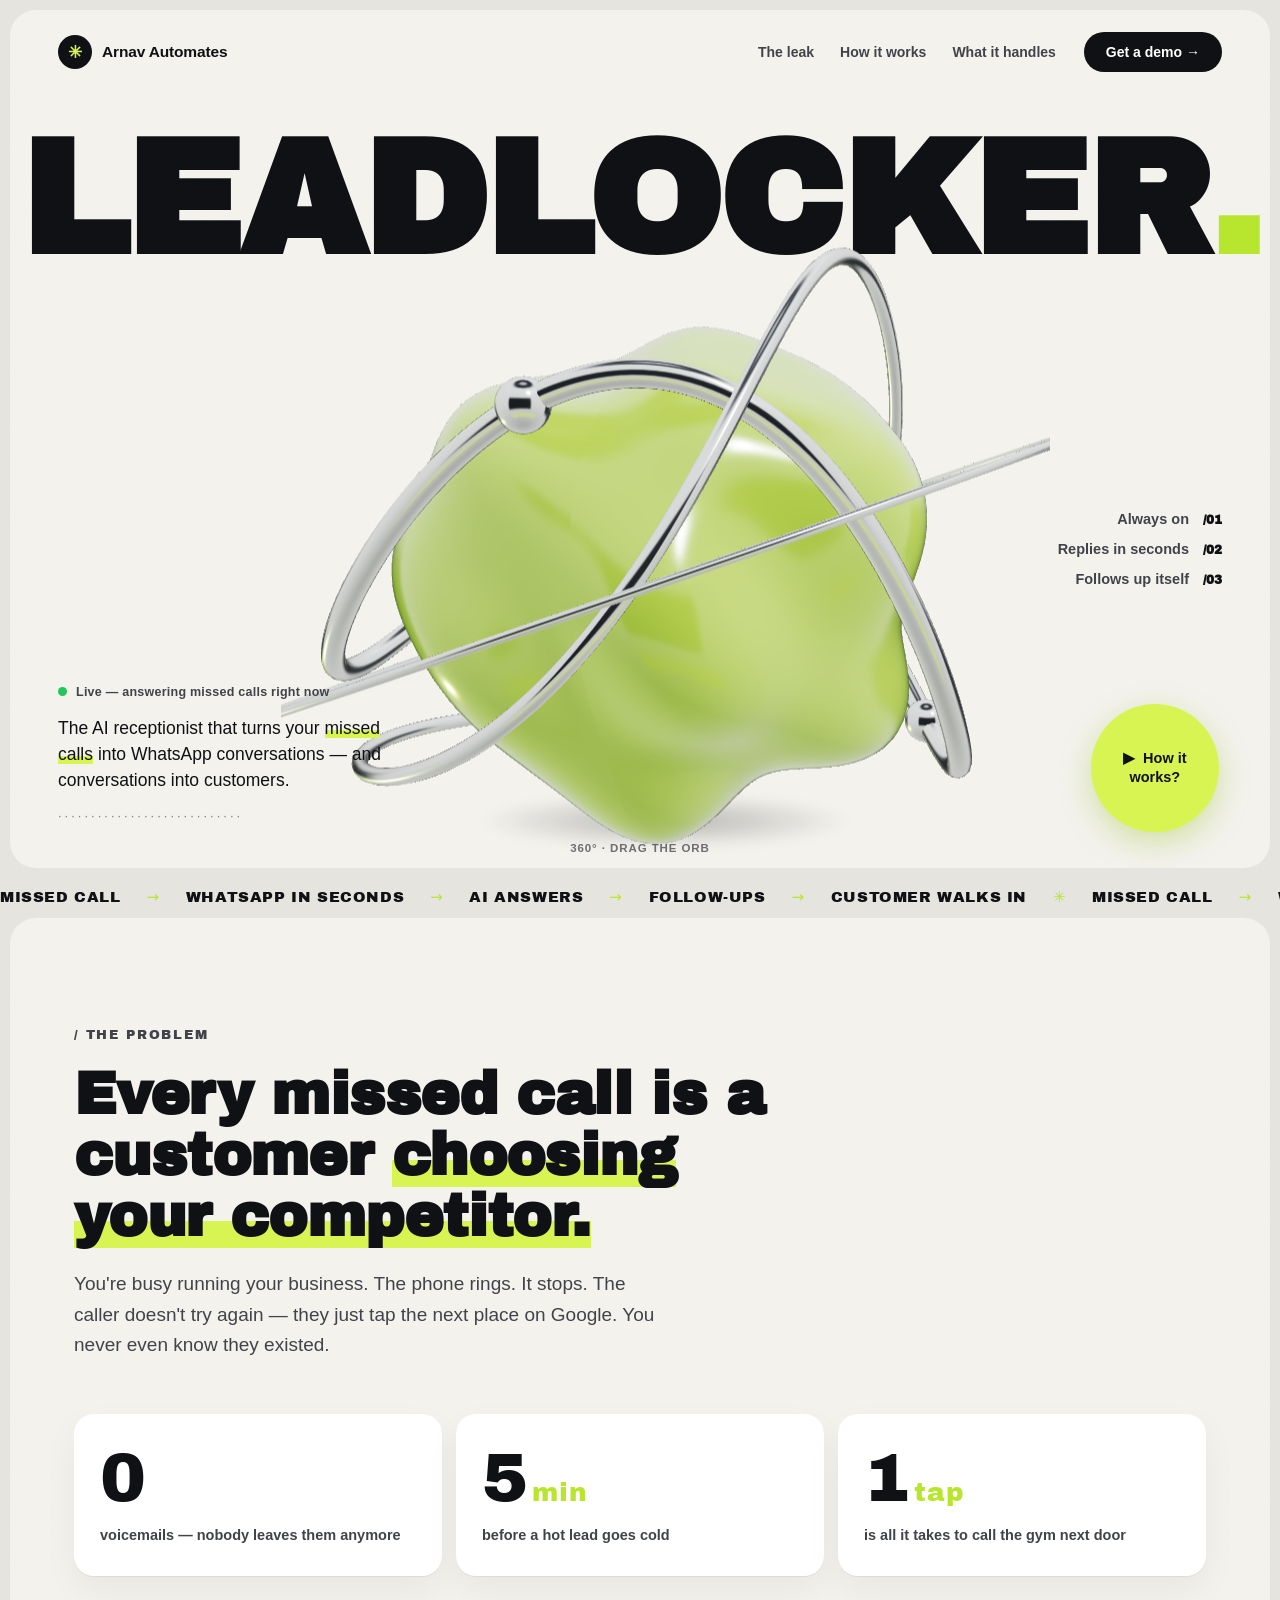
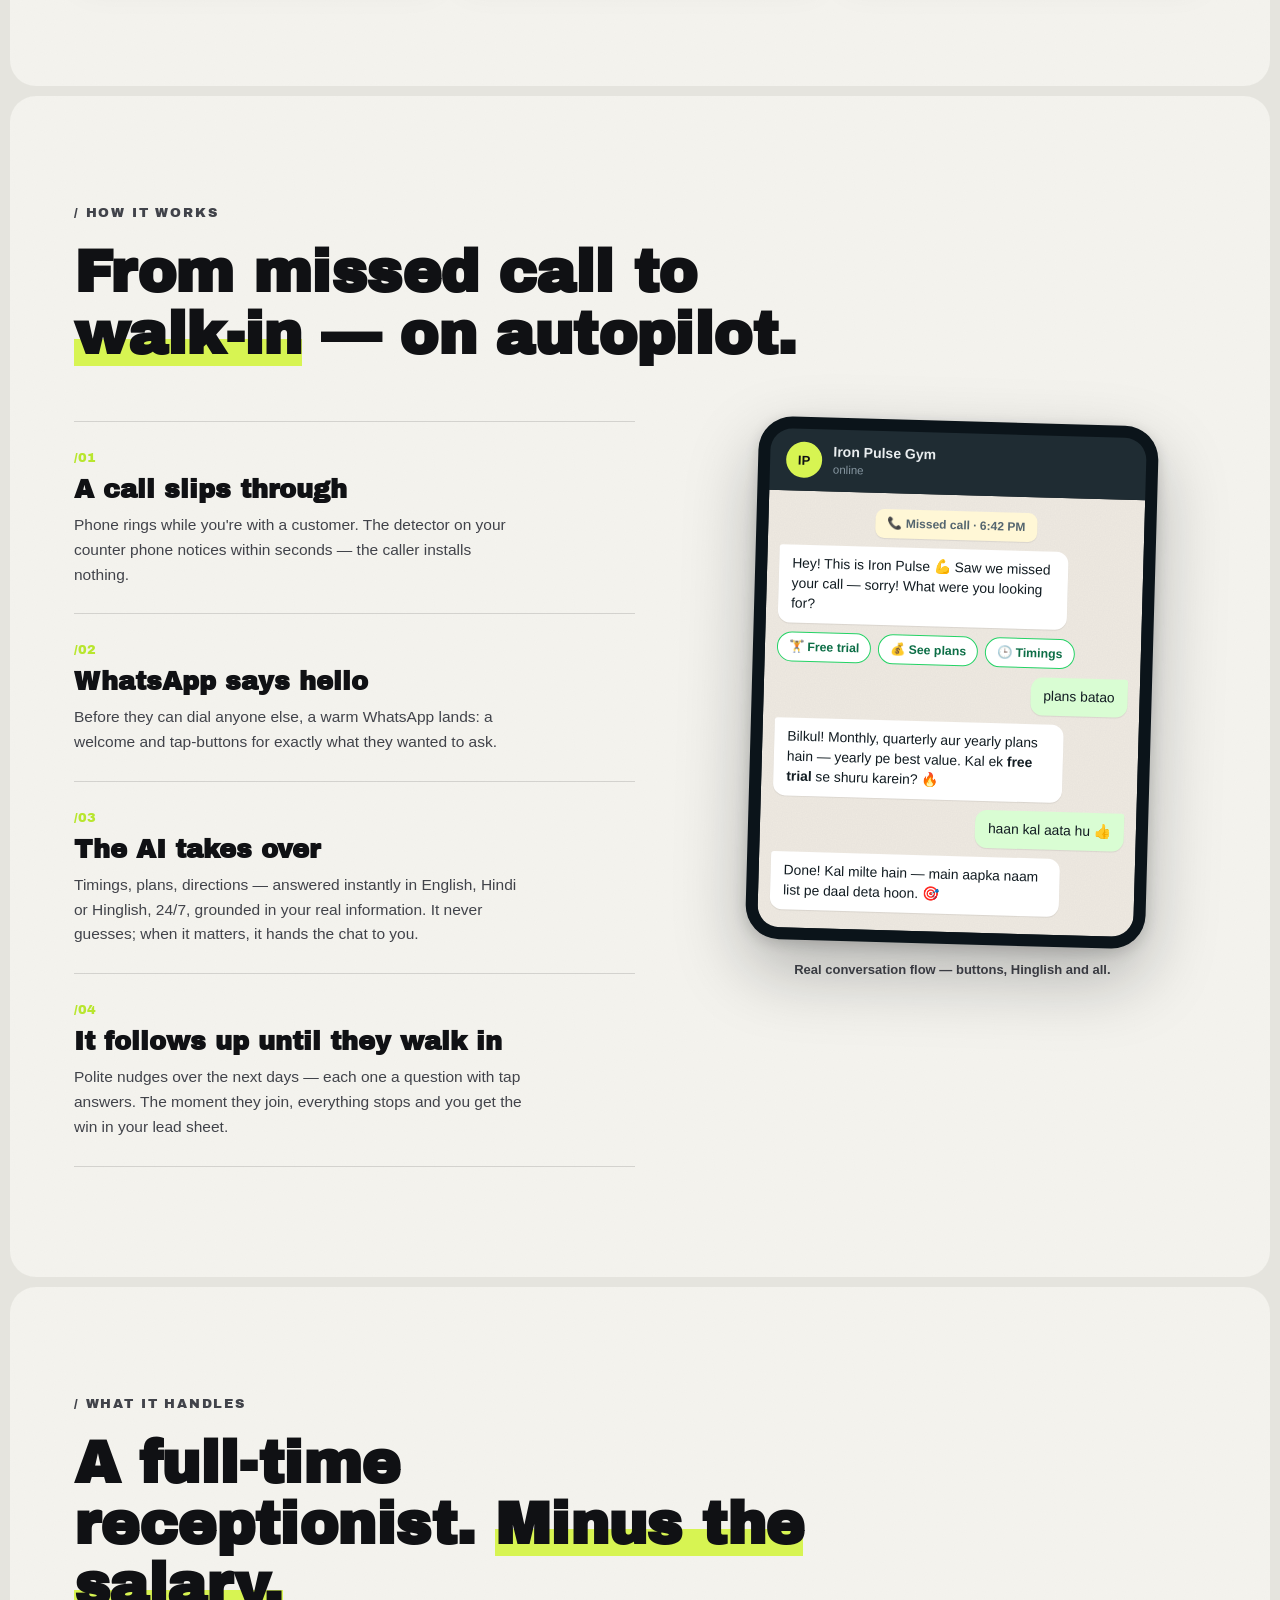
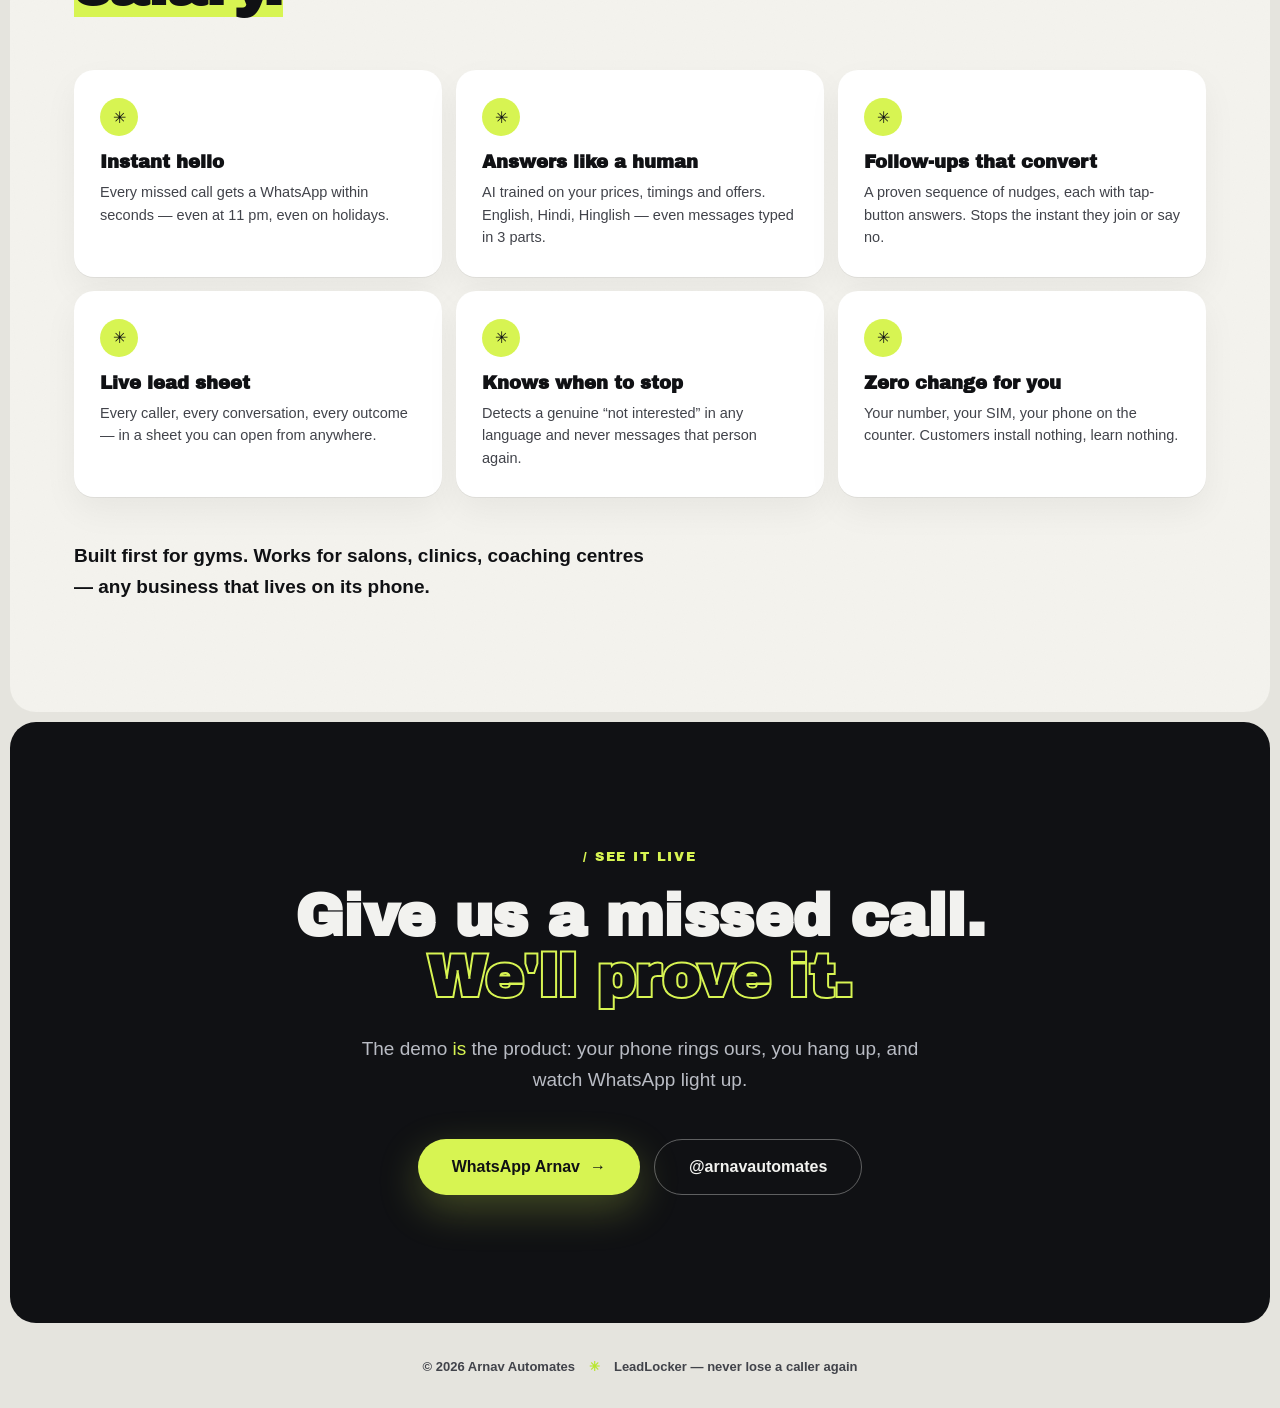
<file: index.html>
<!DOCTYPE html>
<html lang="en">
<head>
<meta charset="utf-8">
<meta name="viewport" content="width=device-width, initial-scale=1">
<title>Arnav Automates — LeadLocker: missed calls answered on WhatsApp, automatically</title>
<meta name="description" content="LeadLocker by Arnav Automates — the AI receptionist that turns your missed calls into WhatsApp conversations, answers questions 24/7 and follows up until they walk in.">
<link rel="canonical" href="https://arnav577.github.io/">
<meta property="og:type" content="website">
<meta property="og:title" content="LeadLocker — never lose a caller again">
<meta property="og:description" content="Missed call → instant WhatsApp → AI answers → smart follow-ups → customer walks in. Built by Arnav Automates.">
<meta property="og:url" content="https://arnav577.github.io/">
<meta name="theme-color" content="#101114">
<link rel="icon" href="favicon.svg" type="image/svg+xml">
<style>
@font-face{
  font-family:'Archivo Black';
  src:url('assets/fonts/archivo-black.woff2') format('woff2');
  font-weight:400;font-style:normal;font-display:swap;
}
</style>
<link rel="stylesheet" href="css/site.css">
</head>
<body>

<!-- ============ HERO PANEL ============ -->
<section class="panel hero">
  <nav class="nav">
    <a class="brand" href="#top">
      <span class="brand-spark" aria-hidden="true">✳</span>
      <span class="brand-name">Arnav&nbsp;Automates</span>
    </a>
    <div class="nav-links">
      <a href="#leak">The leak</a>
      <a href="#how">How it works</a>
      <a href="#handles">What it handles</a>
    </div>
    <a class="nav-cta" href="https://wa.me/919509596667?text=Hi%20Arnav!%20Show%20me%20the%20LeadLocker%20demo." rel="noopener">Get a demo <span aria-hidden="true">→</span></a>
  </nav>

  <div class="hero-stage">
    <h1 class="mega" aria-label="LeadLocker">LEADLOCKER<span class="mega-dot">.</span></h1>

    <div class="orb-wrap" aria-hidden="true">
      <div class="orb-shadow"></div>
      <div class="orb-poster"></div>
      <div class="orb-host" id="orb"></div>
    </div>

    <div class="hero-left">
      <p class="hero-live"><span class="pulse" aria-hidden="true"></span> Live — answering missed calls right now</p>
      <p class="hero-copy">The AI receptionist that turns your <em>missed calls</em> into WhatsApp conversations — and conversations into customers.</p>
      <p class="dotted" aria-hidden="true">····························</p>
    </div>

    <ul class="hero-index" aria-label="What makes it different">
      <li><span>Always on</span><i>/01</i></li>
      <li><span>Replies in seconds</span><i>/02</i></li>
      <li><span>Follows up itself</span><i>/03</i></li>
    </ul>

    <a class="circle-cta" href="#how">
      <span class="circle-cta-inner">▶&nbsp; How it<br>works?</span>
    </a>
    <span class="drag-hint">360° · drag the orb</span>
  </div>
</section>

<!-- ============ TICKER ============ -->
<div class="ticker" aria-hidden="true">
  <div class="ticker-track">
    <span>Missed call</span><i>→</i><span>WhatsApp in seconds</span><i>→</i><span>AI answers</span><i>→</i><span>Follow-ups</span><i>→</i><span>Customer walks in</span><i>✳</i>
    <span>Missed call</span><i>→</i><span>WhatsApp in seconds</span><i>→</i><span>AI answers</span><i>→</i><span>Follow-ups</span><i>→</i><span>Customer walks in</span><i>✳</i>
    <span>Missed call</span><i>→</i><span>WhatsApp in seconds</span><i>→</i><span>AI answers</span><i>→</i><span>Follow-ups</span><i>→</i><span>Customer walks in</span><i>✳</i>
  </div>
</div>

<!-- ============ THE LEAK ============ -->
<section class="panel section leak" id="leak">
  <p class="kicker" data-fx="rise">/ The problem</p>
  <h2 class="display" data-fx="rise">Every missed call is a customer <span class="mark">choosing your competitor.</span></h2>
  <p class="lead" data-fx="rise">You're busy running your business. The phone rings. It stops. The caller doesn't try again — they just tap the next place on Google. You never even know they existed.</p>
  <div class="stat-row">
    <div class="stat" data-fx="rise">
      <span class="stat-big">0</span>
      <span class="stat-label">voicemails — nobody leaves them anymore</span>
    </div>
    <div class="stat" data-fx="rise">
      <span class="stat-big">5<i>min</i></span>
      <span class="stat-label">before a hot lead goes cold</span>
    </div>
    <div class="stat" data-fx="rise">
      <span class="stat-big">1<i>tap</i></span>
      <span class="stat-label">is all it takes to call the gym next door</span>
    </div>
  </div>
</section>

<!-- ============ HOW IT WORKS ============ -->
<section class="panel section how" id="how">
  <p class="kicker" data-fx="rise">/ How it works</p>
  <h2 class="display" data-fx="rise">From missed call to <span class="mark">walk-in</span> — on autopilot.</h2>

  <div class="how-grid">
    <div class="steps">
      <div class="step" data-fx="rise">
        <i class="step-n">/01</i>
        <h3>A call slips through</h3>
        <p>Phone rings while you're with a customer. The detector on your counter phone notices within seconds — the caller installs nothing.</p>
      </div>
      <div class="step" data-fx="rise">
        <i class="step-n">/02</i>
        <h3>WhatsApp says hello</h3>
        <p>Before they can dial anyone else, a warm WhatsApp lands: a welcome and tap-buttons for exactly what they wanted to ask.</p>
      </div>
      <div class="step" data-fx="rise">
        <i class="step-n">/03</i>
        <h3>The AI takes over</h3>
        <p>Timings, plans, directions — answered instantly in English, Hindi or Hinglish, 24/7, grounded in your real information. It never guesses; when it matters, it hands the chat to you.</p>
      </div>
      <div class="step" data-fx="rise">
        <i class="step-n">/04</i>
        <h3>It follows up until they walk in</h3>
        <p>Polite nudges over the next days — each one a question with tap answers. The moment they join, everything stops and you get the win in your lead sheet.</p>
      </div>
    </div>

    <div class="phone-col" data-fx="rise">
      <div class="phone">
        <div class="phone-top">
          <span class="phone-avatar" aria-hidden="true">IP</span>
          <span class="phone-title">Iron Pulse Gym<br><i>online</i></span>
        </div>
        <div class="chat">
          <div class="bub sys">📞 Missed call · 6:42 PM</div>
          <div class="bub in">Hey! This is Iron Pulse 💪 Saw we missed your call — sorry! What were you looking for?</div>
          <div class="chips">
            <span>🏋️ Free trial</span><span>💰 See plans</span><span>🕒 Timings</span>
          </div>
          <div class="bub out">plans batao</div>
          <div class="bub in">Bilkul! Monthly, quarterly aur yearly plans hain — yearly pe best value. Kal ek <b>free trial</b> se shuru karein? 🔥</div>
          <div class="bub out">haan kal aata hu 👍</div>
          <div class="bub in">Done! Kal milte hain — main aapka naam list pe daal deta hoon. 🎯</div>
        </div>
      </div>
      <p class="phone-note">Real conversation flow — buttons, Hinglish and all.</p>
    </div>
  </div>
</section>

<!-- ============ WHAT IT HANDLES ============ -->
<section class="panel section handles" id="handles">
  <p class="kicker" data-fx="rise">/ What it handles</p>
  <h2 class="display" data-fx="rise">A full-time receptionist. <span class="mark">Minus the salary.</span></h2>
  <div class="card-grid">
    <div class="card" data-fx="rise"><i>✳</i><h3>Instant hello</h3><p>Every missed call gets a WhatsApp within seconds — even at 11 pm, even on holidays.</p></div>
    <div class="card" data-fx="rise"><i>✳</i><h3>Answers like a human</h3><p>AI trained on your prices, timings and offers. English, Hindi, Hinglish — even messages typed in 3 parts.</p></div>
    <div class="card" data-fx="rise"><i>✳</i><h3>Follow-ups that convert</h3><p>A proven sequence of nudges, each with tap-button answers. Stops the instant they join or say no.</p></div>
    <div class="card" data-fx="rise"><i>✳</i><h3>Live lead sheet</h3><p>Every caller, every conversation, every outcome — in a sheet you can open from anywhere.</p></div>
    <div class="card" data-fx="rise"><i>✳</i><h3>Knows when to stop</h3><p>Detects a genuine “not interested” in any language and never messages that person again.</p></div>
    <div class="card" data-fx="rise"><i>✳</i><h3>Zero change for you</h3><p>Your number, your SIM, your phone on the counter. Customers install nothing, learn nothing.</p></div>
  </div>
  <p class="lead handles-for" data-fx="rise">Built first for gyms. Works for salons, clinics, coaching centres — any business that lives on its phone.</p>
</section>

<!-- ============ FINAL CTA ============ -->
<section class="panel dark final" id="contact">
  <p class="kicker lime" data-fx="rise">/ See it live</p>
  <h2 class="display" data-fx="rise">Give us a missed call.<br><span class="outline">We'll prove it.</span></h2>
  <p class="lead" data-fx="rise">The demo <em>is</em> the product: your phone rings ours, you hang up, and watch WhatsApp light up.</p>
  <div class="cta-row" data-fx="rise">
    <a class="btn btn-lime" href="https://wa.me/919509596667?text=Hi%20Arnav!%20Show%20me%20the%20LeadLocker%20demo." rel="noopener">WhatsApp Arnav <span aria-hidden="true">→</span></a>
    <a class="btn btn-ghost" href="https://instagram.com/arnavautomates" rel="noopener" target="_blank">@arnavautomates</a>
  </div>
</section>

<footer class="footer">
  <span>© 2026 Arnav Automates</span>
  <span class="foot-sep" aria-hidden="true">✳</span>
  <span>LeadLocker — never lose a caller again</span>
</footer>

<script src="js/scrollfx.js" defer></script>
<script>
addEventListener('load', function () {
  var go = function () {
    try {
      var q = new URLSearchParams(location.search);
      if (q.has('no3d')) return;
      if (!q.has('force3d')) {
        if (matchMedia('(prefers-reduced-motion: reduce)').matches) return;
        if (navigator.deviceMemory !== undefined && navigator.deviceMemory < 2) return;
      }
      var c = document.createElement('canvas');
      if (!(c.getContext('webgl2') || c.getContext('webgl'))) return;
      import('./js/hero3d.js').catch(function(){ /* poster stays */ });
    } catch (e) { /* poster stays */ }
  };
  ('requestIdleCallback' in window) ? requestIdleCallback(go, {timeout: 3000}) : setTimeout(go, 800);
});
</script>
</body>
</html>
</file>
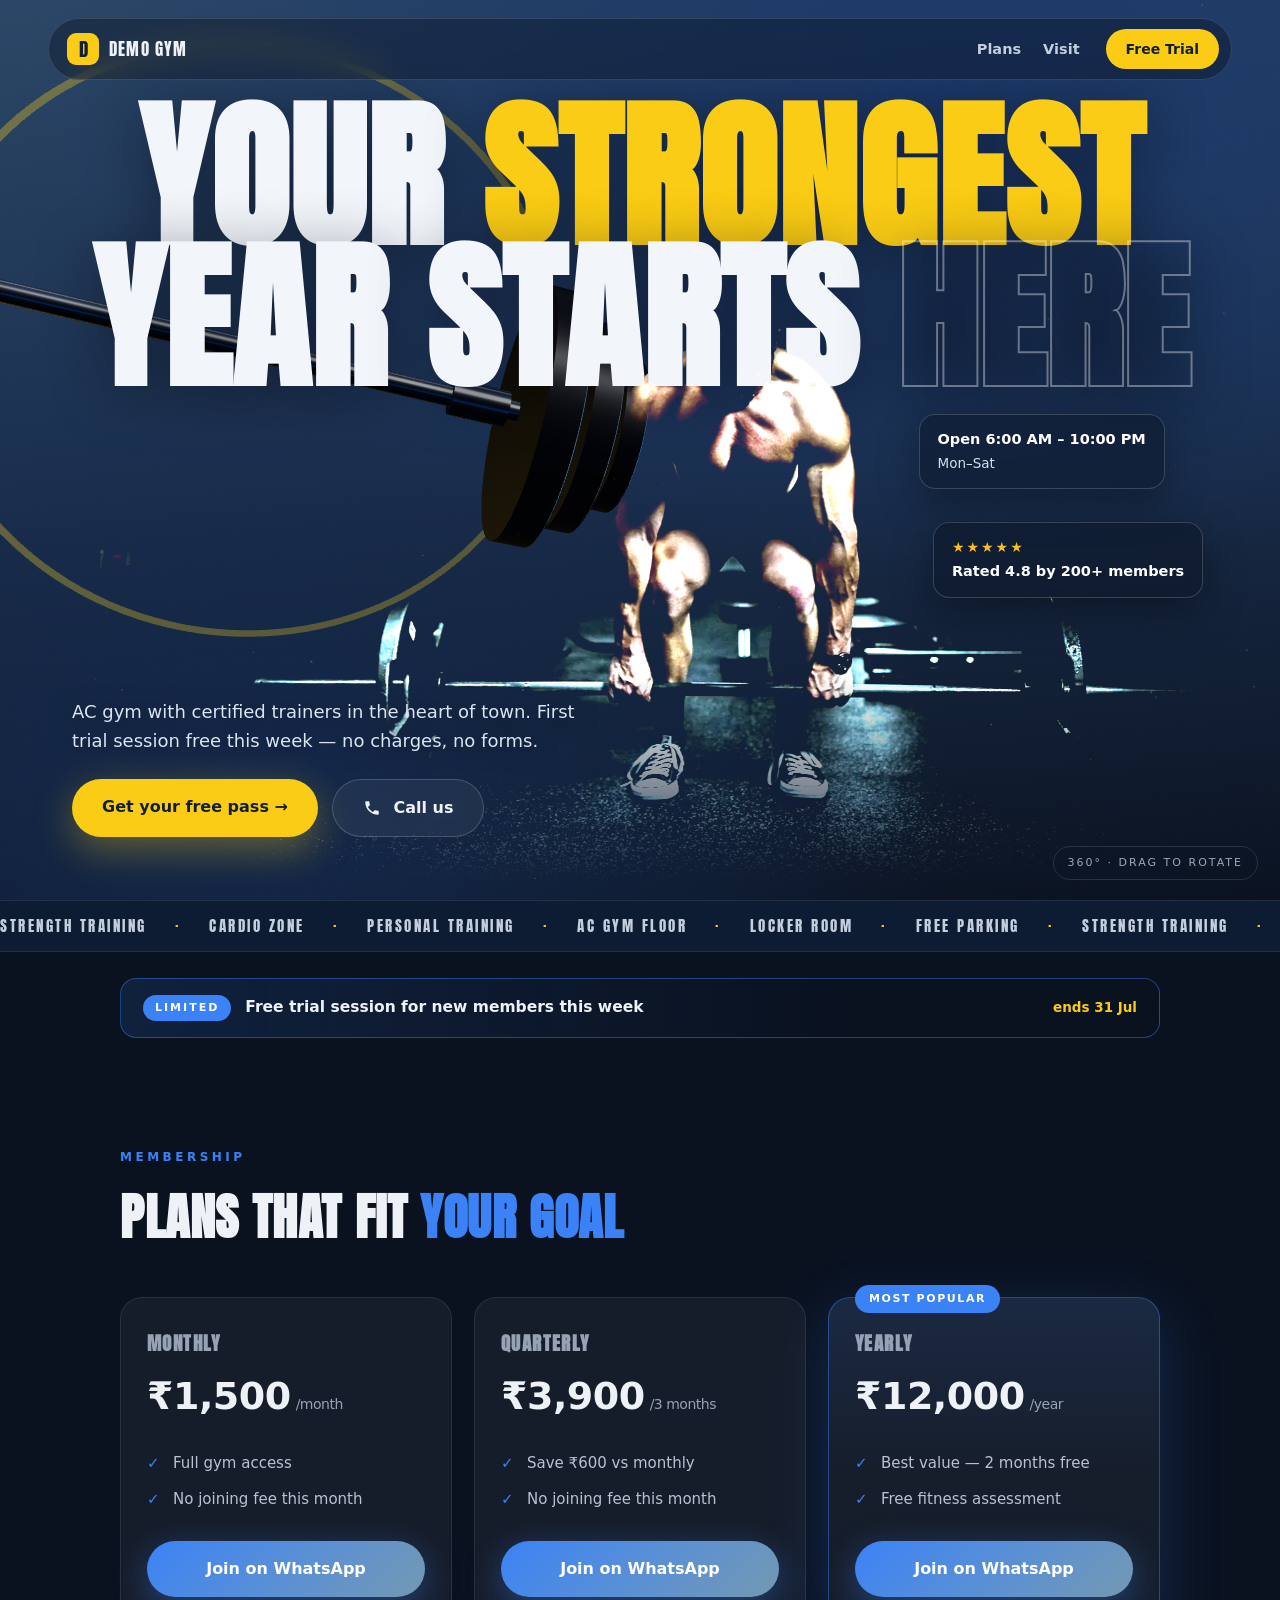
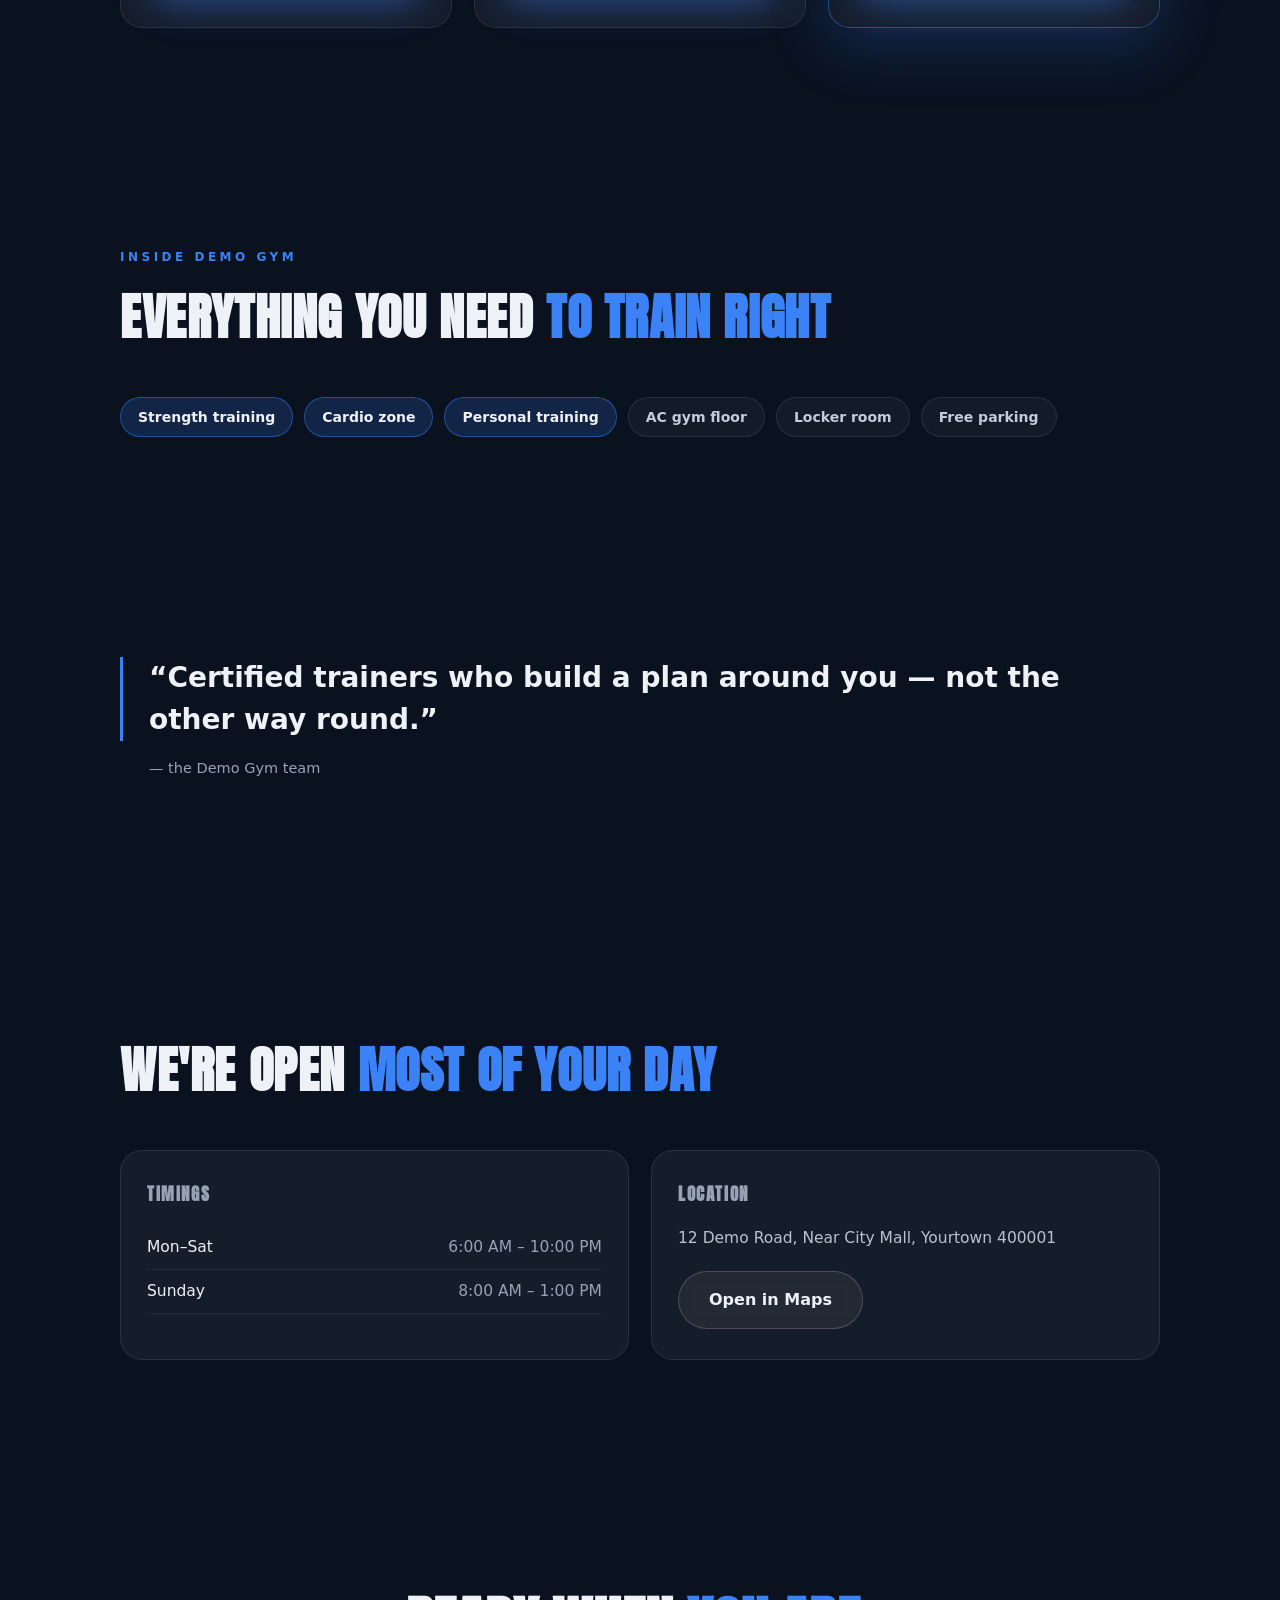
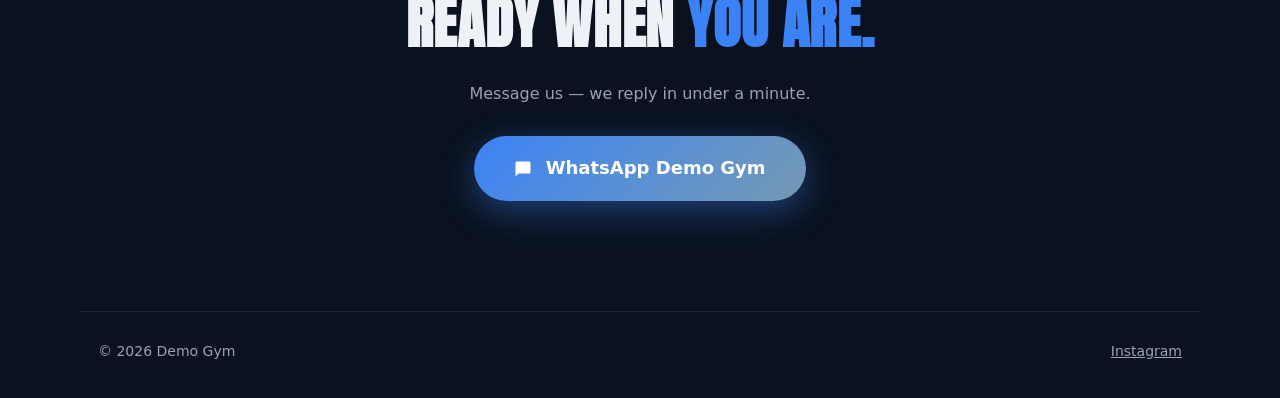
<file: demo-gym/index.html>
<!DOCTYPE html>
<html lang="en">
<head>
<meta charset="utf-8">
<meta name="viewport" content="width=device-width, initial-scale=1">
<title>Demo Gym — Train hard. Live strong.</title>
<meta name="description" content="Demo Gym — AC gym with certified trainers. Monthly plans from ₹1,500, free trial session this week. WhatsApp us and we reply in under a minute.">
<link rel="canonical" href="https://arnav577.github.io/demo-gym/">
<meta property="og:type" content="website">
<meta property="og:title" content="Demo Gym — Train hard. Live strong.">
<meta property="og:description" content="Demo Gym — AC gym with certified trainers. Monthly plans from ₹1,500, free trial session this week. WhatsApp us and we reply in under a minute.">
<meta property="og:image" content="https://arnav577.github.io/demo-gym/og-image.png">
<meta property="og:url" content="https://arnav577.github.io/demo-gym/">
<meta name="theme-color" content="#0A1220">
<link rel="icon" href="favicon-32.png" sizes="32x32">
<link rel="apple-touch-icon" href="favicon-180.png">
<link rel="manifest" href="manifest.webmanifest">
<style>
:root{
  --primary: #3B82F6;
  --accent: #FACC15;
  --dark: #0A1220;
}
@font-face{
  font-family:'Anton';
  src:url('assets/fonts/anton.woff2?v=687a6c91') format('woff2');
  font-weight:400;font-style:normal;font-display:swap;
}
</style>
<link rel="stylesheet" href="css/site.css?v=687a6c91">
<script type="application/ld+json">{&#34;@context&#34;: &#34;https://schema.org&#34;, &#34;@type&#34;: &#34;HealthClub&#34;, &#34;name&#34;: &#34;Demo Gym&#34;, &#34;description&#34;: &#34;Demo Gym — AC gym with certified trainers. Monthly plans from ₹1,500, free trial session this week. WhatsApp us and we reply in under a minute.&#34;, &#34;address&#34;: &#34;12 Demo Road, Near City Mall, Yourtown 400001&#34;, &#34;telephone&#34;: &#34;+919509596667&#34;, &#34;url&#34;: &#34;https://arnav577.github.io/demo-gym/&#34;, &#34;image&#34;: &#34;https://arnav577.github.io/demo-gym/og-image.png&#34;, &#34;priceRange&#34;: &#34;₹₹&#34;, &#34;hasMap&#34;: &#34;https://maps.google.com/?q=Demo+Gym&#34;, &#34;sameAs&#34;: [&#34;https://instagram.com/arnavautomates&#34;], &#34;openingHoursSpecification&#34;: [{&#34;@type&#34;: &#34;OpeningHoursSpecification&#34;, &#34;dayOfWeek&#34;: &#34;Mon–Sat&#34;, &#34;description&#34;: &#34;6:00 AM – 10:00 PM&#34;}, {&#34;@type&#34;: &#34;OpeningHoursSpecification&#34;, &#34;dayOfWeek&#34;: &#34;Sunday&#34;, &#34;description&#34;: &#34;8:00 AM – 1:00 PM&#34;}]}</script>
</head>
<body>

<!-- ============ HERO ============ -->
<section class="hero">
  <div class="hero-canvas" aria-hidden="true"></div>
  <div class="hero-visual" id="hero-visual"
       data-primary="#3B82F6" data-accent="#FACC15"></div>

  <h1 class="display mega" aria-label="Your strongest year starts here"><span class="mega-w ">Your</span> <span class="mega-w mega-accent">strongest</span> <span class="mega-w ">year</span> <span class="mega-w ">starts</span> <span class="mega-w mega-ghost">here</span> </h1>

  <img class="athlete" src="assets/hero.webp?v=687a6c91" alt="" aria-hidden="true">

  <nav class="nav">
    <div class="brand">
      <span class="brand-mark" aria-hidden="true">D</span>
      <span class="brand-name">Demo Gym</span>
    </div>
    <div class="nav-links">
      <a href="#plans">Plans</a>
      <a href="#visit">Visit</a>
    </div>
    <a class="nav-cta" href="https://wa.me/15552045395?text=Hi">Free Trial</a>
  </nav>

  <div class="chipfloat chipfloat-l" data-parallax="0.4">
    <span class="stars" aria-hidden="true">★★★★★</span>
    <strong>Rated 4.8 by 200+ members</strong>
  </div>
  <div class="chipfloat chipfloat-r" data-parallax="0.6">
    <strong>Open 6:00 AM – 10:00 PM</strong>
    <span>Mon–Sat</span>
  </div>

  <div class="hero-inner">
    <p class="proof-inline"><span class="stars" aria-hidden="true">★★★★★</span> Rated 4.8 by 200+ members</p>
    <p class="hero-sub">AC gym with certified trainers in the heart of town. First trial session free this week — no charges, no forms.</p>
    <div class="cta-row">
      <a class="btn btn-accent" href="https://wa.me/15552045395?text=Hi">Get your free pass →</a>
      <a class="btn btn-ghost" href="tel:+919509596667"><svg class="ic" viewBox="0 0 24 24" aria-hidden="true"><path d="M6.6 10.8c1.4 2.8 3.8 5.1 6.6 6.6l2.2-2.2c.3-.3.7-.4 1-.2 1.1.4 2.3.6 3.6.6.6 0 1 .4 1 1V20c0 .6-.4 1-1 1C10.6 21 3 13.4 3 4c0-.6.4-1 1-1h3.5c.6 0 1 .4 1 1 0 1.2.2 2.4.6 3.6.1.3 0 .7-.2 1l-2.3 2.2z"/></svg> Call us</a>
    </div>
  </div>
  <span class="drag-hint">360° · drag to rotate</span>
</section>

<!-- ============ MARQUEE ============ -->
<div class="marquee" aria-hidden="true">
  <div class="marquee-track">
    
    <span>Strength training</span><span class="dot">·</span><span>Cardio zone</span><span class="dot">·</span><span>Personal training</span><span class="dot">·</span><span>AC gym floor</span><span class="dot">·</span><span>Locker room</span><span class="dot">·</span><span>Free parking</span><span class="dot">·</span><span>Strength training</span><span class="dot">·</span><span>Cardio zone</span><span class="dot">·</span><span>Personal training</span><span class="dot">·</span><span>AC gym floor</span><span class="dot">·</span><span>Locker room</span><span class="dot">·</span><span>Free parking</span><span class="dot">·</span><span>Strength training</span><span class="dot">·</span><span>Cardio zone</span><span class="dot">·</span><span>Personal training</span><span class="dot">·</span><span>AC gym floor</span><span class="dot">·</span><span>Locker room</span><span class="dot">·</span><span>Free parking</span><span class="dot">·</span>
  </div>
</div>


<!-- ============ OFFER BAR ============ -->
<section class="offers" data-fx="rise">
  
  <div class="offer">
    <span class="offer-tag">Limited</span>
    <span class="offer-text">Free trial session for new members this week</span>
    <span class="offer-expiry">ends 31 Jul</span>
  </div>
  
</section>


<!-- ============ PLANS ============ -->
<section class="section plans" id="plans">
  <p class="kicker" data-fx="rise">Membership</p>
  <h2 class="display section-title" data-fx="rise">Plans that fit <span class="tint">your goal</span></h2>
  <div class="plan-grid">
    
    <div class="plan-card" data-fx="tilt">
      
      <h3 class="plan-name">Monthly</h3>
      <div class="plan-price">₹1,500<span class="plan-period">/month</span></div>
      <ul class="plan-points">
        <li>Full gym access</li><li>No joining fee this month</li>
      </ul>
      <a class="btn btn-primary btn-block" href="https://wa.me/15552045395?text=Hi%21%20I%20want%20to%20join%20the%20Monthly">Join on WhatsApp</a>
    </div>
    
    <div class="plan-card" data-fx="tilt">
      
      <h3 class="plan-name">Quarterly</h3>
      <div class="plan-price">₹3,900<span class="plan-period">/3 months</span></div>
      <ul class="plan-points">
        <li>Save ₹600 vs monthly</li><li>No joining fee this month</li>
      </ul>
      <a class="btn btn-primary btn-block" href="https://wa.me/15552045395?text=Hi%21%20I%20want%20to%20join%20the%20Quarterly">Join on WhatsApp</a>
    </div>
    
    <div class="plan-card featured" data-fx="tilt">
      <div class="plan-badge">Most popular</div>
      <h3 class="plan-name">Yearly</h3>
      <div class="plan-price">₹12,000<span class="plan-period">/year</span></div>
      <ul class="plan-points">
        <li>Best value — 2 months free</li><li>Free fitness assessment</li>
      </ul>
      <a class="btn btn-primary btn-block" href="https://wa.me/15552045395?text=Hi%21%20I%20want%20to%20join%20the%20Yearly">Join on WhatsApp</a>
    </div>
    
  </div>
</section>


<!-- ============ CLASSES + FACILITIES ============ -->
<section class="section chips-section">
  <p class="kicker" data-fx="rise">Inside Demo Gym</p>
  <h2 class="display section-title" data-fx="rise">Everything you need <span class="tint">to train right</span></h2>
  <div class="chip-row" data-fx="rise">
    <span class="chip chip-solid">Strength training</span><span class="chip chip-solid">Cardio zone</span><span class="chip chip-solid">Personal training</span>
    <span class="chip">AC gym floor</span><span class="chip">Locker room</span><span class="chip">Free parking</span>
  </div>
</section>



<!-- ============ TRAINERS ============ -->
<section class="section trainers" data-fx="rise">
  <blockquote class="trainer-quote">“Certified trainers who build a plan around you — not the other way round.”</blockquote>
  <p class="trainer-attrib">— the Demo Gym team</p>
</section>




<!-- ============ TIMINGS + LOCATION ============ -->
<section class="section visit" id="visit">
  <p class="kicker" data-fx="rise">Visit us</p>
  <h2 class="display section-title" data-fx="rise">We're open <span class="tint">most of your day</span></h2>
  <div class="visit-grid">
    <div class="visit-card" data-fx="tilt">
      <h3>Timings</h3>
      <table class="timings">
        <tr><td>Mon–Sat</td><td>6:00 AM – 10:00 PM</td></tr><tr><td>Sunday</td><td>8:00 AM – 1:00 PM</td></tr>
      </table>
    </div>
    <div class="visit-card" data-fx="tilt">
      <h3>Location</h3>
      <p class="address">12 Demo Road, Near City Mall, Yourtown 400001</p>
      <a class="btn btn-ghost" href="https://maps.google.com/?q=Demo+Gym" rel="noopener" target="_blank">Open in Maps</a>
    </div>
  </div>
</section>

<!-- ============ FINAL CTA ============ -->
<section class="section final-cta" data-fx="rise">
  <h2 class="display">Ready when <span class="tint">you are.</span></h2>
  <p>Message us — we reply in under a minute.</p>
  <a class="btn btn-primary btn-big" href="https://wa.me/15552045395?text=Hi"><svg class="ic" viewBox="0 0 24 24" aria-hidden="true"><path d="M20 2H4c-1.1 0-2 .9-2 2v18l4-4h14c1.1 0 2-.9 2-2V4c0-1.1-.9-2-2-2z"/></svg> WhatsApp Demo Gym</a>
</section>

<footer class="footer">
  <span>© 2026 Demo Gym</span>
  <a href="https://instagram.com/arnavautomates" rel="noopener" target="_blank">Instagram</a>
</footer>

<!-- Sticky mobile CTA bar -->
<nav class="sticky-cta" aria-label="Quick contact">
  <a class="sticky-btn sticky-wa" href="https://wa.me/15552045395?text=Hi"><svg class="ic" viewBox="0 0 24 24" aria-hidden="true"><path d="M20 2H4c-1.1 0-2 .9-2 2v18l4-4h14c1.1 0 2-.9 2-2V4c0-1.1-.9-2-2-2z"/></svg> WhatsApp</a>
  <a class="sticky-btn sticky-call" href="tel:+919509596667"><svg class="ic" viewBox="0 0 24 24" aria-hidden="true"><path d="M6.6 10.8c1.4 2.8 3.8 5.1 6.6 6.6l2.2-2.2c.3-.3.7-.4 1-.2 1.1.4 2.3.6 3.6.6.6 0 1 .4 1 1V20c0 .6-.4 1-1 1C10.6 21 3 13.4 3 4c0-.6.4-1 1-1h3.5c.6 0 1 .4 1 1 0 1.2.2 2.4.6 3.6.1.3 0 .7-.2 1l-2.3 2.2z"/></svg> Call</a>
</nav>

<script src="js/scrollfx.js?v=687a6c91" defer></script>
<script>
// 3D gate: only fetch Three.js on devices that will enjoy it.
addEventListener('load', function () {
  var go = function () {
    try {
      var q = new URLSearchParams(location.search);
      if (q.has('no3d')) return;
      if (!q.has('force3d')) {
        if (matchMedia('(prefers-reduced-motion: reduce)').matches) return;
        if (navigator.deviceMemory !== undefined && navigator.deviceMemory < 2) return;
      }
      var c = document.createElement('canvas');
      if (!(c.getContext('webgl2') || c.getContext('webgl'))) return;
      import('./js/hero3d.js?v=687a6c91').catch(function(){ /* photo hero stays */ });
    } catch (e) { /* photo hero stays */ }
  };
  ('requestIdleCallback' in window) ? requestIdleCallback(go, {timeout: 3000}) : setTimeout(go, 800);
});
</script>
</body>
</html>
</file>
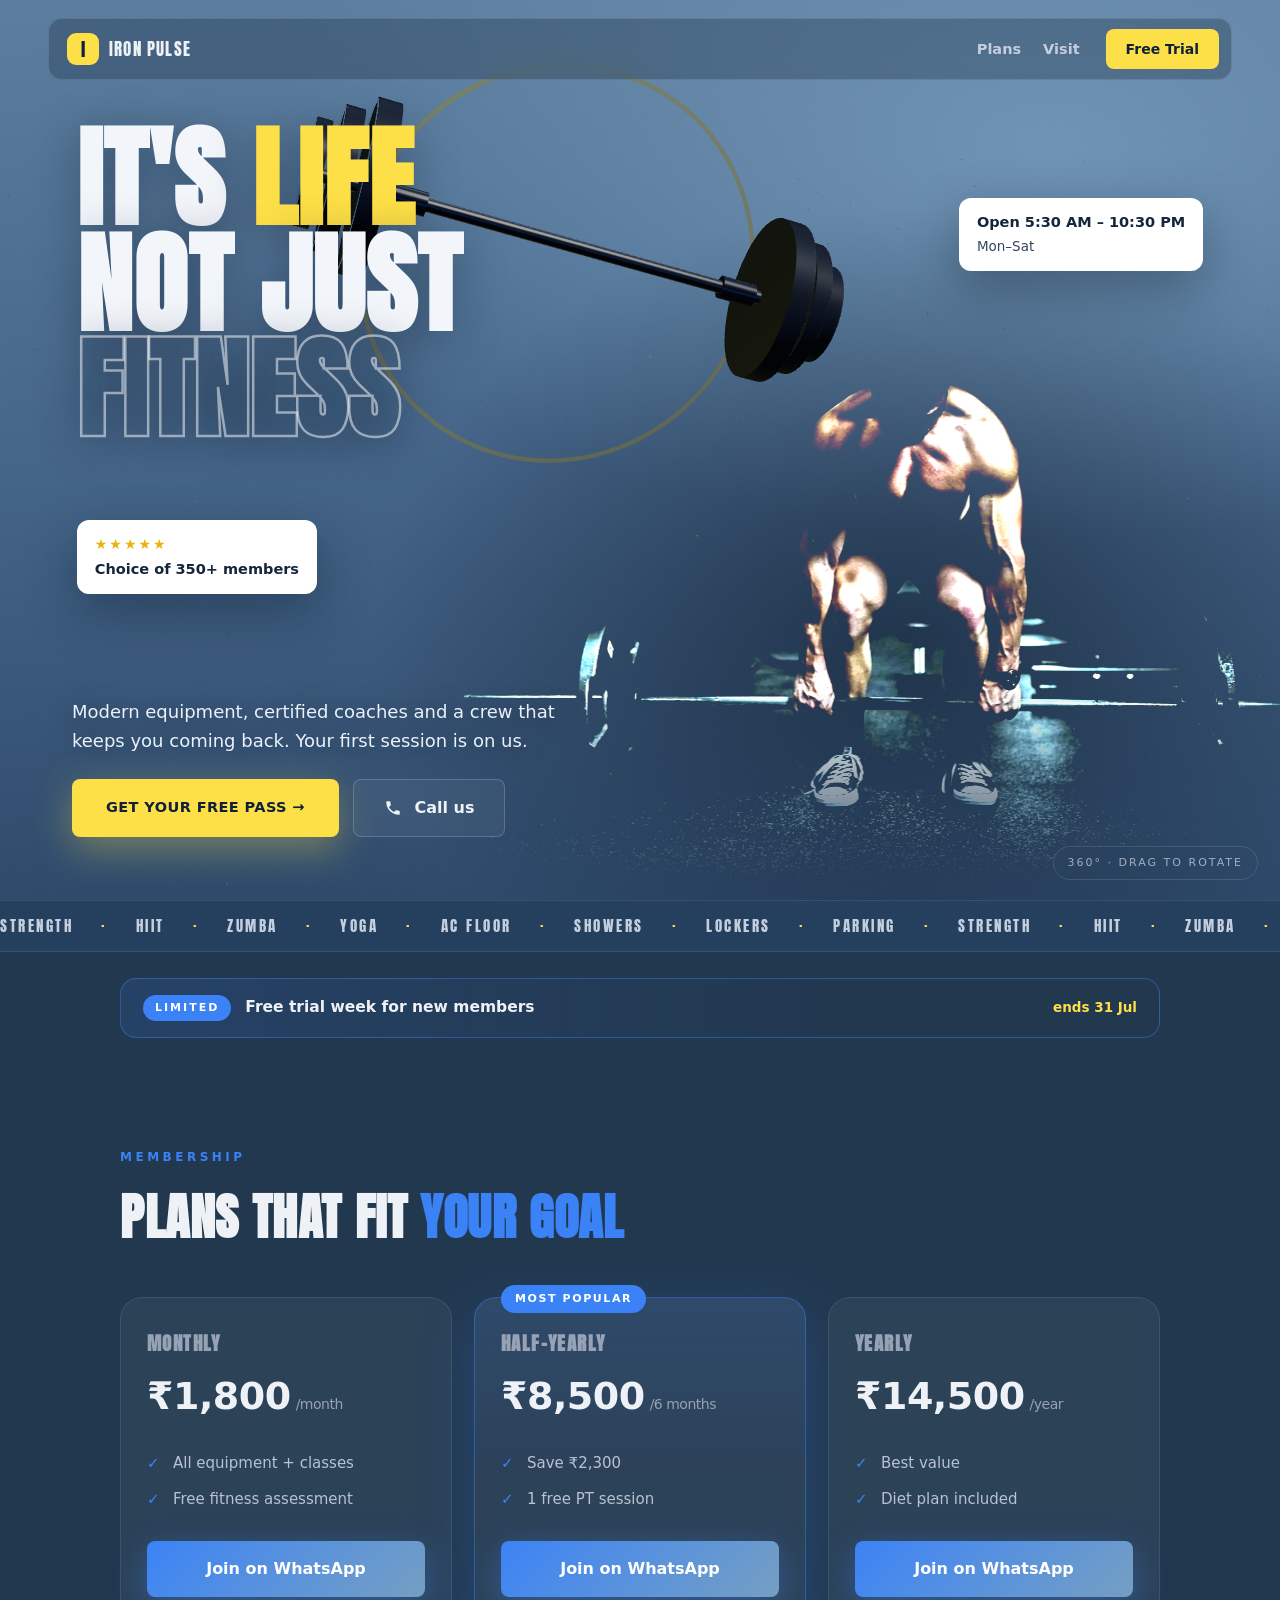
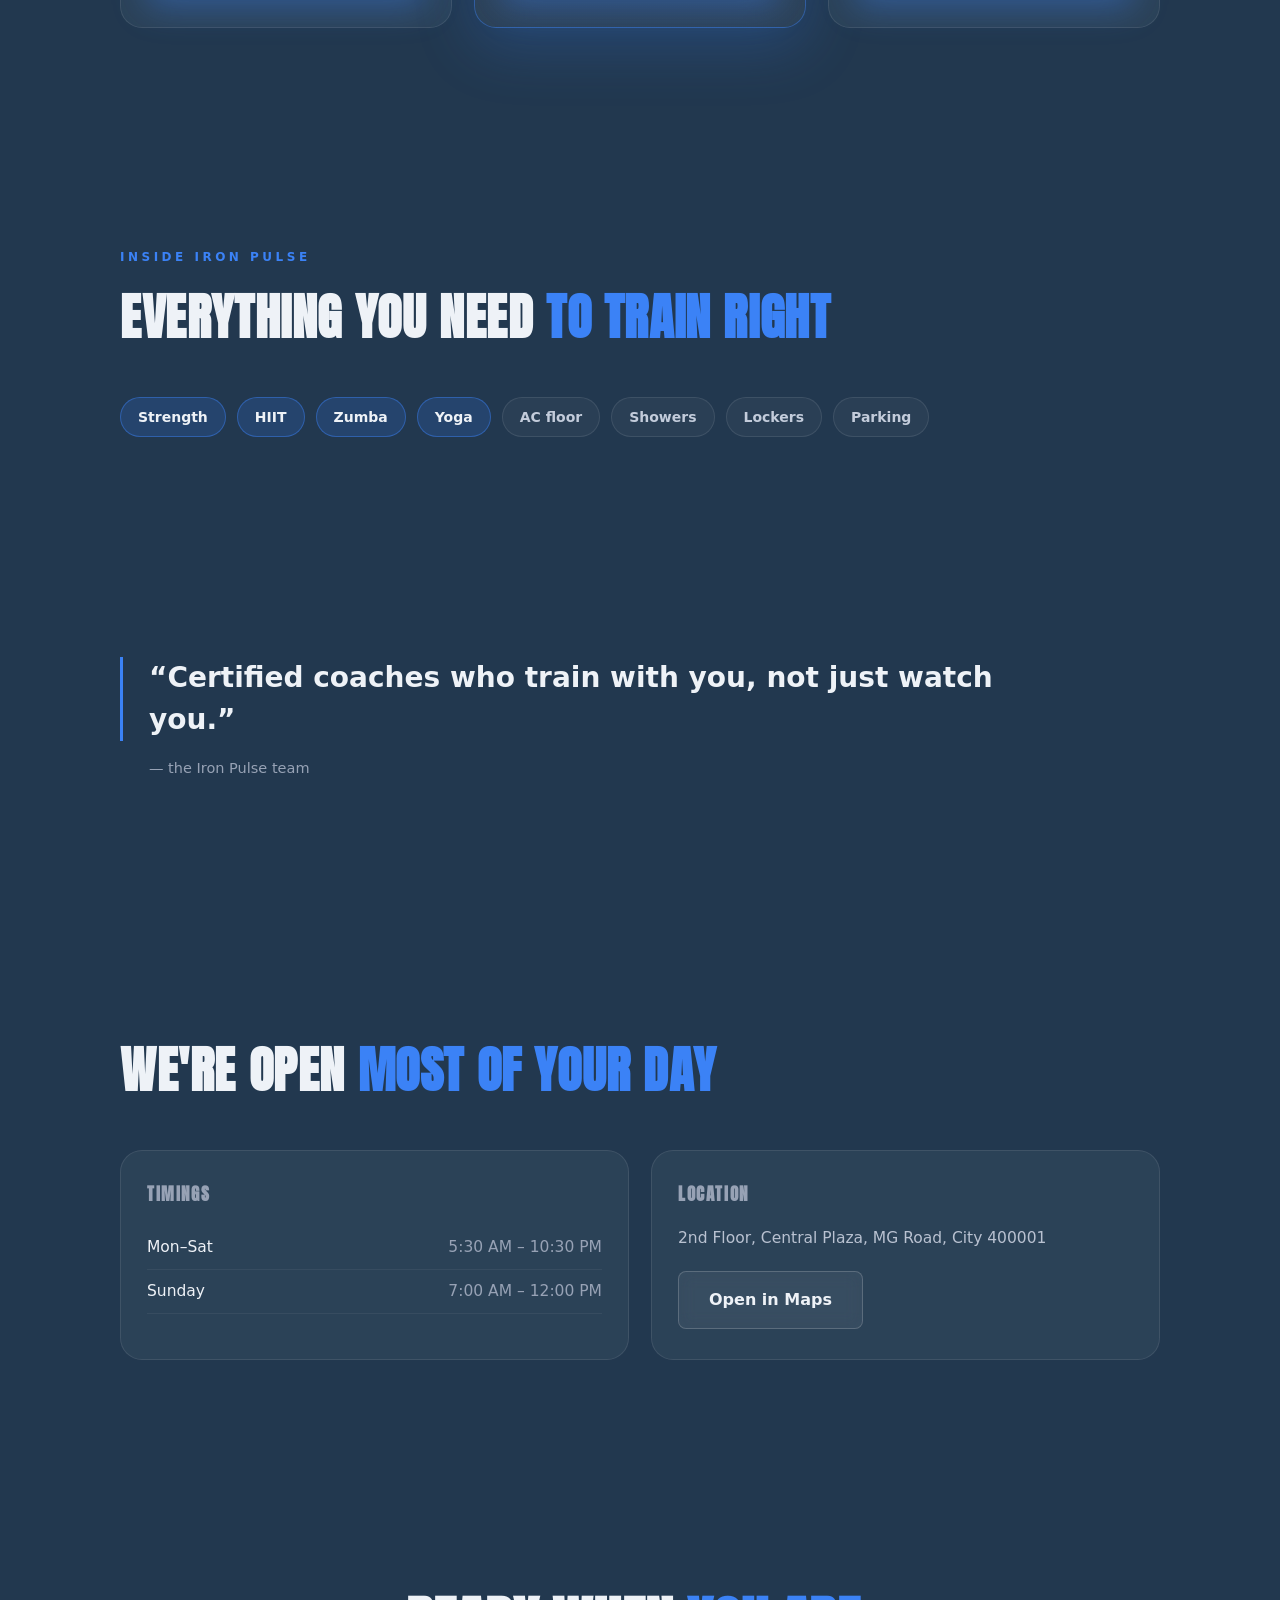
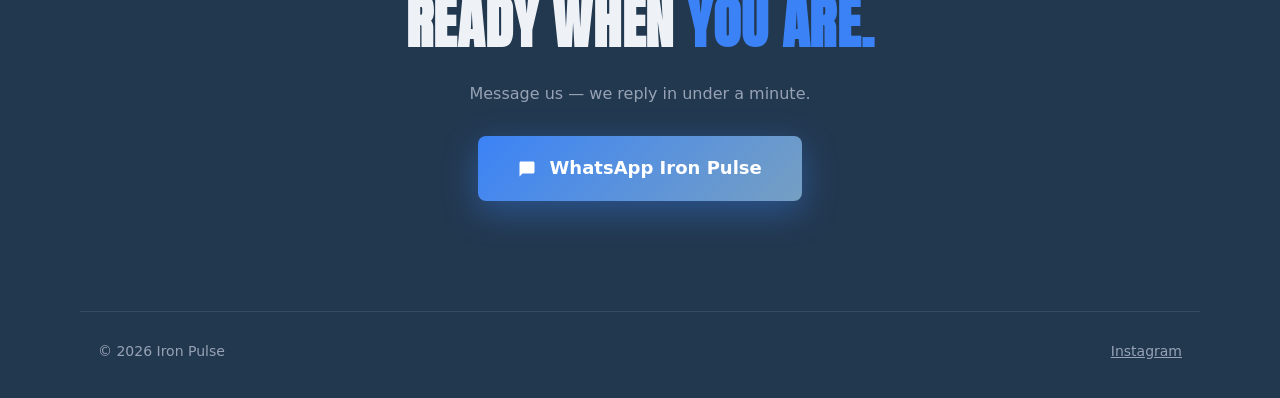
<file: iron-pulse/index.html>
<!DOCTYPE html>
<html lang="en">
<head>
<meta charset="utf-8">
<meta name="viewport" content="width=device-width, initial-scale=1">
<title>Iron Pulse — It&#39;s a lifestyle, not a workout</title>
<meta name="description" content="Iron Pulse — modern AC gym with certified coaches. Plans from ₹1,800/month. Free trial week. WhatsApp us to book.">
<link rel="canonical" href="https://arnav577.github.io/iron-pulse/">
<meta property="og:type" content="website">
<meta property="og:title" content="Iron Pulse — It&#39;s a lifestyle, not a workout">
<meta property="og:description" content="Iron Pulse — modern AC gym with certified coaches. Plans from ₹1,800/month. Free trial week. WhatsApp us to book.">
<meta property="og:image" content="https://arnav577.github.io/iron-pulse/og-image.png">
<meta property="og:url" content="https://arnav577.github.io/iron-pulse/">
<meta name="theme-color" content="#22384f">
<link rel="icon" href="favicon-32.png" sizes="32x32">
<link rel="apple-touch-icon" href="favicon-180.png">
<link rel="manifest" href="manifest.webmanifest">
<style>
:root{
  --primary: #3B82F6;
  --accent: #FDE047;
  --dark: #22384f;
}
@font-face{
  font-family:'Anton';
  src:url('assets/fonts/anton.woff2?v=5b176862') format('woff2');
  font-weight:400;font-style:normal;font-display:swap;
}
</style>
<link rel="stylesheet" href="css/site.css?v=5b176862">
<script type="application/ld+json">{&#34;@context&#34;: &#34;https://schema.org&#34;, &#34;@type&#34;: &#34;HealthClub&#34;, &#34;name&#34;: &#34;Iron Pulse&#34;, &#34;description&#34;: &#34;Iron Pulse — modern AC gym with certified coaches. Plans from ₹1,800/month. Free trial week. WhatsApp us to book.&#34;, &#34;address&#34;: &#34;2nd Floor, Central Plaza, MG Road, City 400001&#34;, &#34;telephone&#34;: &#34;+919509596667&#34;, &#34;url&#34;: &#34;https://arnav577.github.io/iron-pulse/&#34;, &#34;image&#34;: &#34;https://arnav577.github.io/iron-pulse/og-image.png&#34;, &#34;priceRange&#34;: &#34;₹₹&#34;, &#34;hasMap&#34;: &#34;https://maps.app.goo.gl/EXAMPLE&#34;, &#34;sameAs&#34;: [&#34;https://instagram.com/demogym&#34;], &#34;openingHoursSpecification&#34;: [{&#34;@type&#34;: &#34;OpeningHoursSpecification&#34;, &#34;dayOfWeek&#34;: &#34;Mon–Sat&#34;, &#34;description&#34;: &#34;5:30 AM – 10:30 PM&#34;}, {&#34;@type&#34;: &#34;OpeningHoursSpecification&#34;, &#34;dayOfWeek&#34;: &#34;Sunday&#34;, &#34;description&#34;: &#34;7:00 AM – 12:00 PM&#34;}]}</script>
</head>
<body class="style-editorial">

<!-- ============ HERO ============ -->
<section class="hero">
  <div class="hero-canvas" aria-hidden="true"></div>
  <div class="hero-visual" id="hero-visual" data-style="editorial"
       data-primary="#3B82F6" data-accent="#FDE047"></div>

  <h1 class="display mega" aria-label="It&#39;s life not just fitness"><span class="mega-w ">It&#39;s</span> <span class="mega-w mega-accent">life</span> <br> <span class="mega-w ">not</span> <span class="mega-w ">just</span> <br> <span class="mega-w mega-ghost">fitness</span></h1>

  <img class="athlete" src="assets/hero.webp?v=5b176862" alt="" aria-hidden="true">

  <nav class="nav">
    <div class="brand">
      <span class="brand-mark" aria-hidden="true">I</span>
      <span class="brand-name">Iron Pulse</span>
    </div>
    <div class="nav-links">
      <a href="#plans">Plans</a>
      <a href="#visit">Visit</a>
    </div>
    <a class="nav-cta" href="https://wa.me/15552045395?text=Hi">Free Trial</a>
  </nav>

  <div class="chipfloat chipfloat-l" data-parallax="0.4">
    <span class="stars" aria-hidden="true">★★★★★</span>
    <strong>Choice of 350+ members</strong>
  </div>
  <div class="chipfloat chipfloat-r" data-parallax="0.6">
    <strong>Open 5:30 AM – 10:30 PM</strong>
    <span>Mon–Sat</span>
  </div>

  <div class="hero-inner">
    <p class="proof-inline"><span class="stars" aria-hidden="true">★★★★★</span> Choice of 350+ members</p>
    <p class="hero-sub">Modern equipment, certified coaches and a crew that keeps you coming back. Your first session is on us.</p>
    <div class="cta-row">
      <a class="btn btn-accent" href="https://wa.me/15552045395?text=Hi">Get your free pass →</a>
      <a class="btn btn-ghost" href="tel:+919509596667"><svg class="ic" viewBox="0 0 24 24" aria-hidden="true"><path d="M6.6 10.8c1.4 2.8 3.8 5.1 6.6 6.6l2.2-2.2c.3-.3.7-.4 1-.2 1.1.4 2.3.6 3.6.6.6 0 1 .4 1 1V20c0 .6-.4 1-1 1C10.6 21 3 13.4 3 4c0-.6.4-1 1-1h3.5c.6 0 1 .4 1 1 0 1.2.2 2.4.6 3.6.1.3 0 .7-.2 1l-2.3 2.2z"/></svg> Call us</a>
    </div>
  </div>
  <span class="drag-hint">360° · drag to rotate</span>
</section>

<!-- ============ MARQUEE ============ -->
<div class="marquee" aria-hidden="true">
  <div class="marquee-track">
    
    <span>Strength</span><span class="dot">·</span><span>HIIT</span><span class="dot">·</span><span>Zumba</span><span class="dot">·</span><span>Yoga</span><span class="dot">·</span><span>AC floor</span><span class="dot">·</span><span>Showers</span><span class="dot">·</span><span>Lockers</span><span class="dot">·</span><span>Parking</span><span class="dot">·</span><span>Strength</span><span class="dot">·</span><span>HIIT</span><span class="dot">·</span><span>Zumba</span><span class="dot">·</span><span>Yoga</span><span class="dot">·</span><span>AC floor</span><span class="dot">·</span><span>Showers</span><span class="dot">·</span><span>Lockers</span><span class="dot">·</span><span>Parking</span><span class="dot">·</span><span>Strength</span><span class="dot">·</span><span>HIIT</span><span class="dot">·</span><span>Zumba</span><span class="dot">·</span><span>Yoga</span><span class="dot">·</span><span>AC floor</span><span class="dot">·</span><span>Showers</span><span class="dot">·</span><span>Lockers</span><span class="dot">·</span><span>Parking</span><span class="dot">·</span>
  </div>
</div>


<!-- ============ OFFER BAR ============ -->
<section class="offers" data-fx="rise">
  
  <div class="offer">
    <span class="offer-tag">Limited</span>
    <span class="offer-text">Free trial week for new members</span>
    <span class="offer-expiry">ends 31 Jul</span>
  </div>
  
</section>


<!-- ============ PLANS ============ -->
<section class="section plans" id="plans">
  <p class="kicker" data-fx="rise">Membership</p>
  <h2 class="display section-title" data-fx="rise">Plans that fit <span class="tint">your goal</span></h2>
  <div class="plan-grid">
    
    <div class="plan-card" data-fx="tilt">
      
      <h3 class="plan-name">Monthly</h3>
      <div class="plan-price">₹1,800<span class="plan-period">/month</span></div>
      <ul class="plan-points">
        <li>All equipment + classes</li><li>Free fitness assessment</li>
      </ul>
      <a class="btn btn-primary btn-block" href="https://wa.me/15552045395?text=Hi%21%20I%20want%20to%20join%20the%20Monthly">Join on WhatsApp</a>
    </div>
    
    <div class="plan-card featured" data-fx="tilt">
      <div class="plan-badge">Most popular</div>
      <h3 class="plan-name">Half-yearly</h3>
      <div class="plan-price">₹8,500<span class="plan-period">/6 months</span></div>
      <ul class="plan-points">
        <li>Save ₹2,300</li><li>1 free PT session</li>
      </ul>
      <a class="btn btn-primary btn-block" href="https://wa.me/15552045395?text=Hi%21%20I%20want%20to%20join%20the%20Half-yearly">Join on WhatsApp</a>
    </div>
    
    <div class="plan-card" data-fx="tilt">
      
      <h3 class="plan-name">Yearly</h3>
      <div class="plan-price">₹14,500<span class="plan-period">/year</span></div>
      <ul class="plan-points">
        <li>Best value</li><li>Diet plan included</li>
      </ul>
      <a class="btn btn-primary btn-block" href="https://wa.me/15552045395?text=Hi%21%20I%20want%20to%20join%20the%20Yearly">Join on WhatsApp</a>
    </div>
    
  </div>
</section>


<!-- ============ CLASSES + FACILITIES ============ -->
<section class="section chips-section">
  <p class="kicker" data-fx="rise">Inside Iron Pulse</p>
  <h2 class="display section-title" data-fx="rise">Everything you need <span class="tint">to train right</span></h2>
  <div class="chip-row" data-fx="rise">
    <span class="chip chip-solid">Strength</span><span class="chip chip-solid">HIIT</span><span class="chip chip-solid">Zumba</span><span class="chip chip-solid">Yoga</span>
    <span class="chip">AC floor</span><span class="chip">Showers</span><span class="chip">Lockers</span><span class="chip">Parking</span>
  </div>
</section>



<!-- ============ TRAINERS ============ -->
<section class="section trainers" data-fx="rise">
  <blockquote class="trainer-quote">“Certified coaches who train with you, not just watch you.”</blockquote>
  <p class="trainer-attrib">— the Iron Pulse team</p>
</section>




<!-- ============ TIMINGS + LOCATION ============ -->
<section class="section visit" id="visit">
  <p class="kicker" data-fx="rise">Visit us</p>
  <h2 class="display section-title" data-fx="rise">We're open <span class="tint">most of your day</span></h2>
  <div class="visit-grid">
    <div class="visit-card" data-fx="tilt">
      <h3>Timings</h3>
      <table class="timings">
        <tr><td>Mon–Sat</td><td>5:30 AM – 10:30 PM</td></tr><tr><td>Sunday</td><td>7:00 AM – 12:00 PM</td></tr>
      </table>
    </div>
    <div class="visit-card" data-fx="tilt">
      <h3>Location</h3>
      <p class="address">2nd Floor, Central Plaza, MG Road, City 400001</p>
      <a class="btn btn-ghost" href="https://maps.app.goo.gl/EXAMPLE" rel="noopener" target="_blank">Open in Maps</a>
    </div>
  </div>
</section>

<!-- ============ FINAL CTA ============ -->
<section class="section final-cta" data-fx="rise">
  <h2 class="display">Ready when <span class="tint">you are.</span></h2>
  <p>Message us — we reply in under a minute.</p>
  <a class="btn btn-primary btn-big" href="https://wa.me/15552045395?text=Hi"><svg class="ic" viewBox="0 0 24 24" aria-hidden="true"><path d="M20 2H4c-1.1 0-2 .9-2 2v18l4-4h14c1.1 0 2-.9 2-2V4c0-1.1-.9-2-2-2z"/></svg> WhatsApp Iron Pulse</a>
</section>

<footer class="footer">
  <span>© 2026 Iron Pulse</span>
  <a href="https://instagram.com/demogym" rel="noopener" target="_blank">Instagram</a>
</footer>

<!-- Sticky mobile CTA bar -->
<nav class="sticky-cta" aria-label="Quick contact">
  <a class="sticky-btn sticky-wa" href="https://wa.me/15552045395?text=Hi"><svg class="ic" viewBox="0 0 24 24" aria-hidden="true"><path d="M20 2H4c-1.1 0-2 .9-2 2v18l4-4h14c1.1 0 2-.9 2-2V4c0-1.1-.9-2-2-2z"/></svg> WhatsApp</a>
  <a class="sticky-btn sticky-call" href="tel:+919509596667"><svg class="ic" viewBox="0 0 24 24" aria-hidden="true"><path d="M6.6 10.8c1.4 2.8 3.8 5.1 6.6 6.6l2.2-2.2c.3-.3.7-.4 1-.2 1.1.4 2.3.6 3.6.6.6 0 1 .4 1 1V20c0 .6-.4 1-1 1C10.6 21 3 13.4 3 4c0-.6.4-1 1-1h3.5c.6 0 1 .4 1 1 0 1.2.2 2.4.6 3.6.1.3 0 .7-.2 1l-2.3 2.2z"/></svg> Call</a>
</nav>

<script src="js/scrollfx.js?v=5b176862" defer></script>
<script>
// 3D gate: only fetch Three.js on devices that will enjoy it.
addEventListener('load', function () {
  var go = function () {
    try {
      var q = new URLSearchParams(location.search);
      if (q.has('no3d')) return;
      if (!q.has('force3d')) {
        if (matchMedia('(prefers-reduced-motion: reduce)').matches) return;
        if (navigator.deviceMemory !== undefined && navigator.deviceMemory < 2) return;
      }
      var c = document.createElement('canvas');
      if (!(c.getContext('webgl2') || c.getContext('webgl'))) return;
      import('./js/hero3d.js?v=5b176862').catch(function(){ /* photo hero stays */ });
    } catch (e) { /* photo hero stays */ }
  };
  ('requestIdleCallback' in window) ? requestIdleCallback(go, {timeout: 3000}) : setTimeout(go, 800);
});
</script>
</body>
</html>
</file>
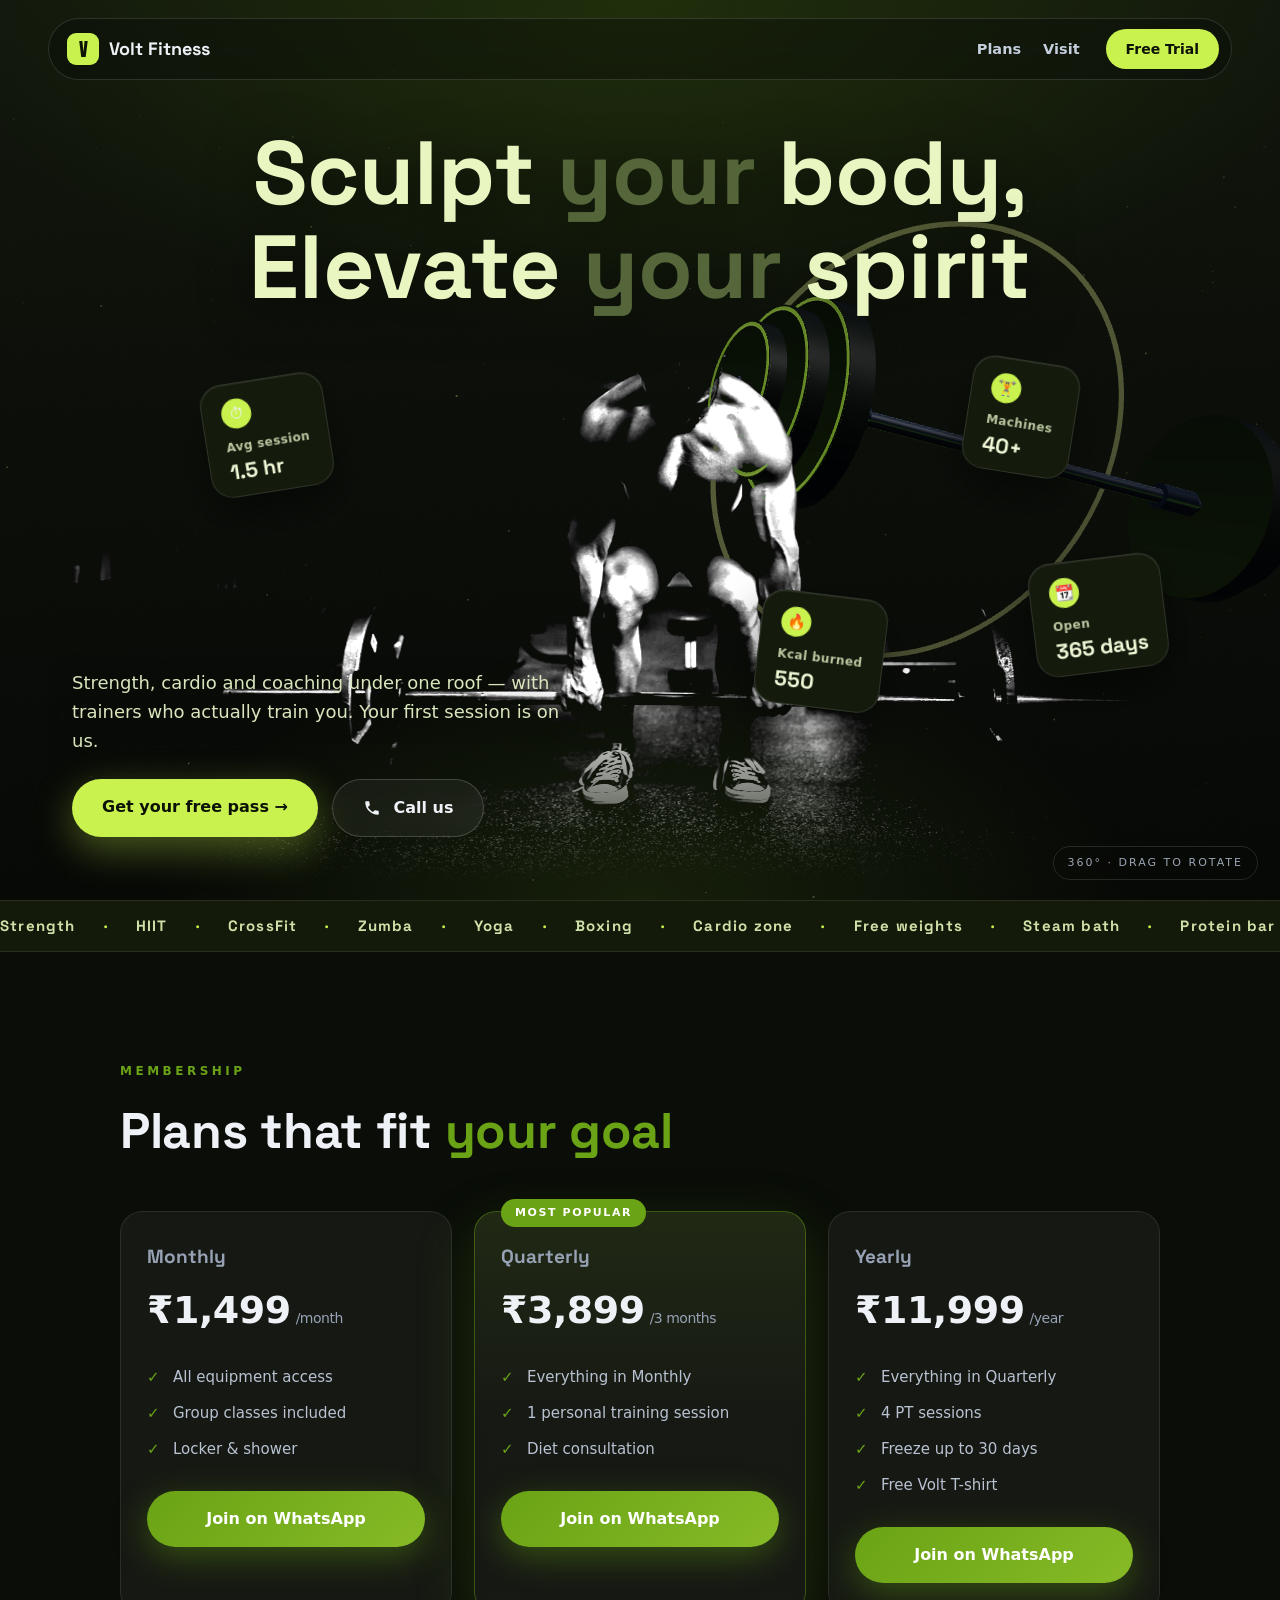
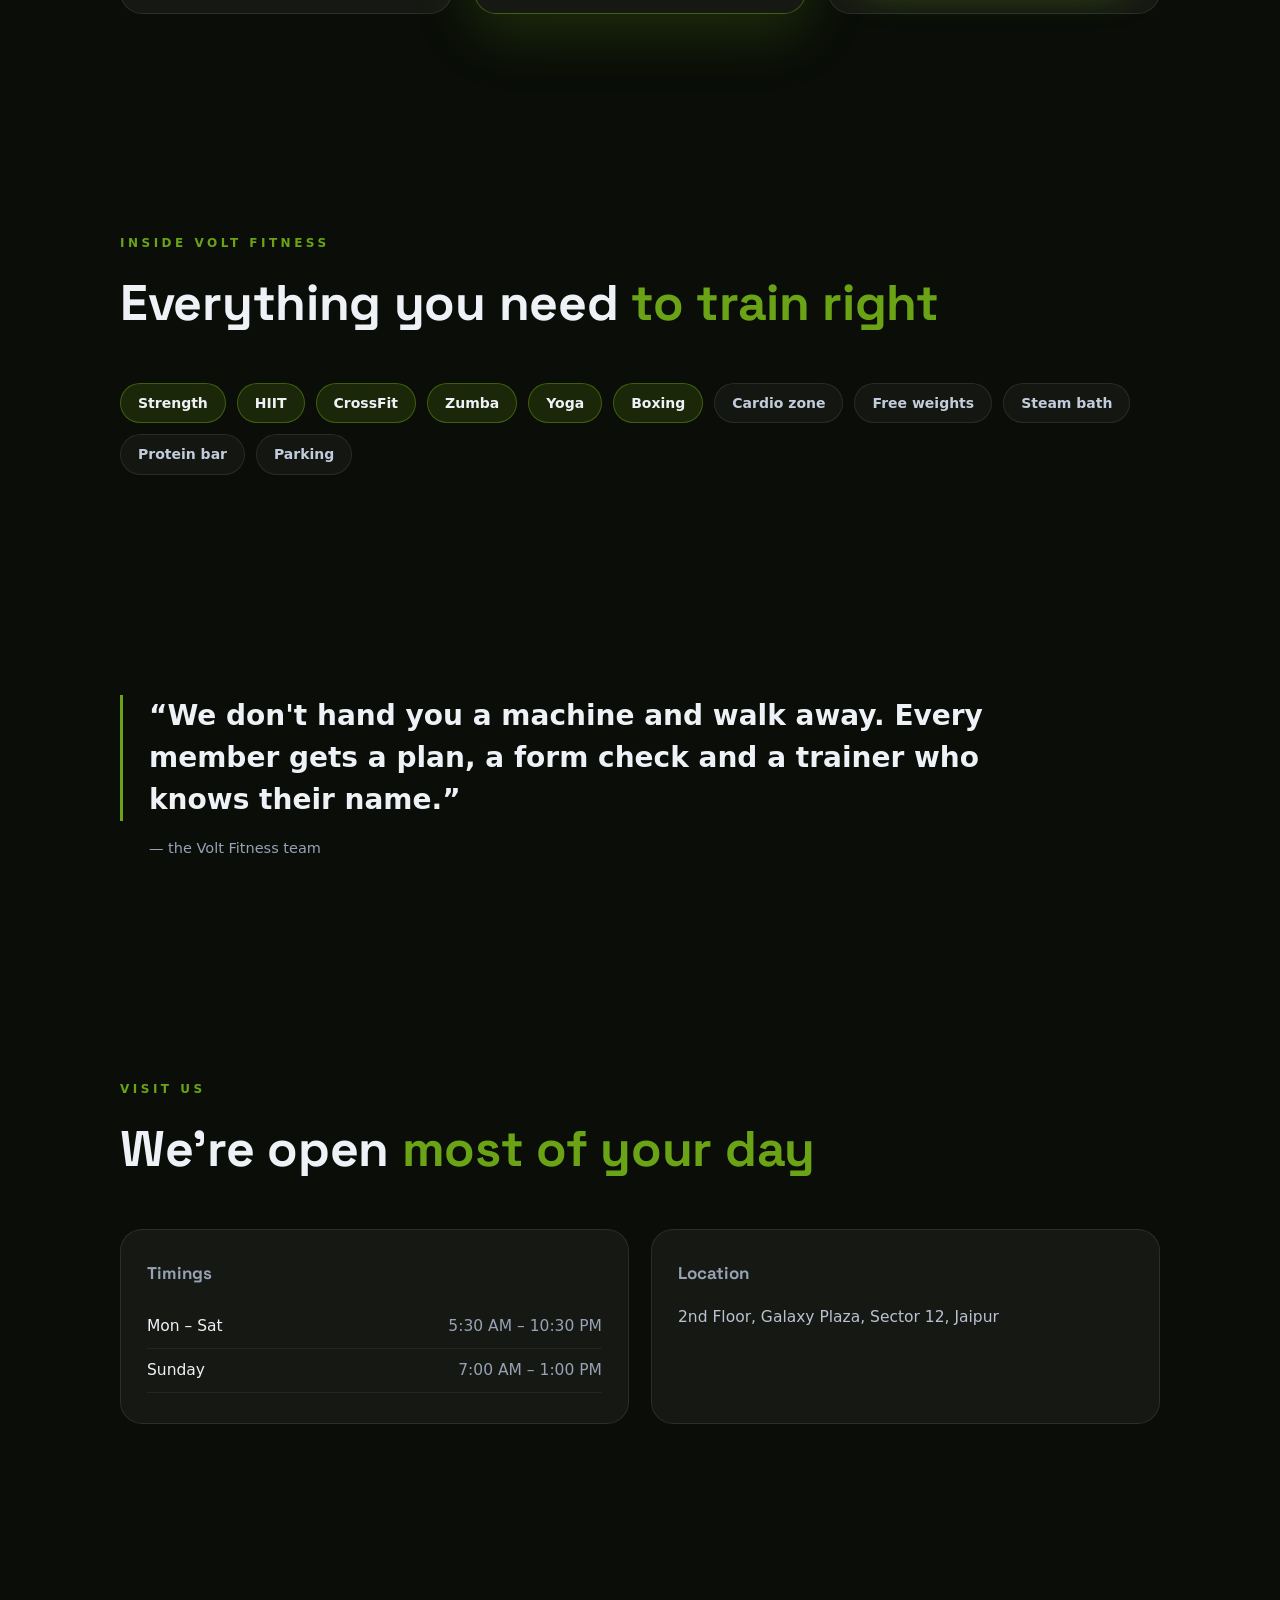
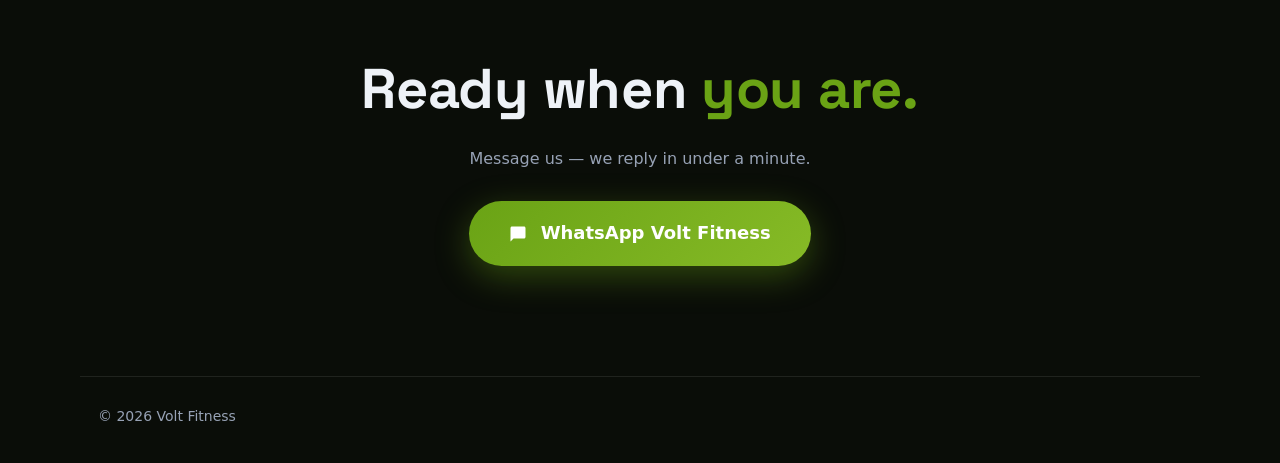
<file: volt-fitness/index.html>
<!DOCTYPE html>
<html lang="en">
<head>
<meta charset="utf-8">
<meta name="viewport" content="width=device-width, initial-scale=1">
<title>Volt Fitness — Sculpt your body. Elevate your spirit.</title>
<meta name="description" content="Volt Fitness Jaipur — strength, cardio, HIIT and coaching under one roof. Book your free trial on WhatsApp today.">
<link rel="canonical" href="https://arnav577.github.io/volt-fitness/">
<meta property="og:type" content="website">
<meta property="og:title" content="Volt Fitness — Sculpt your body. Elevate your spirit.">
<meta property="og:description" content="Volt Fitness Jaipur — strength, cardio, HIIT and coaching under one roof. Book your free trial on WhatsApp today.">
<meta property="og:image" content="https://arnav577.github.io/volt-fitness/og-image.png">
<meta property="og:url" content="https://arnav577.github.io/volt-fitness/">
<meta name="theme-color" content="#0a0d08">
<link rel="icon" href="favicon-32.png" sizes="32x32">
<link rel="apple-touch-icon" href="favicon-180.png">
<link rel="manifest" href="manifest.webmanifest">
<style>
:root{
  --primary: #6aa315;
  --accent: #c9f24e;
  --dark: #0a0d08;
}
@font-face{
  font-family:'Anton';
  src:url('assets/fonts/anton.woff2?v=806b785a') format('woff2');
  font-weight:400;font-style:normal;font-display:swap;
}
@font-face{
  font-family:'Space Grotesk';
  src:url('assets/fonts/space-grotesk-700.woff2?v=806b785a') format('woff2');
  font-weight:700;font-style:normal;font-display:swap;
}
</style>
<link rel="stylesheet" href="css/site.css?v=806b785a">
<script type="application/ld+json">{&#34;@context&#34;: &#34;https://schema.org&#34;, &#34;@type&#34;: &#34;HealthClub&#34;, &#34;name&#34;: &#34;Volt Fitness&#34;, &#34;description&#34;: &#34;Volt Fitness Jaipur — strength, cardio, HIIT and coaching under one roof. Book your free trial on WhatsApp today.&#34;, &#34;address&#34;: &#34;2nd Floor, Galaxy Plaza, Sector 12, Jaipur&#34;, &#34;telephone&#34;: &#34;+919509596667&#34;, &#34;url&#34;: &#34;https://arnav577.github.io/volt-fitness/&#34;, &#34;image&#34;: &#34;https://arnav577.github.io/volt-fitness/og-image.png&#34;, &#34;priceRange&#34;: &#34;₹₹&#34;, &#34;openingHoursSpecification&#34;: [{&#34;@type&#34;: &#34;OpeningHoursSpecification&#34;, &#34;dayOfWeek&#34;: &#34;Mon – Sat&#34;, &#34;description&#34;: &#34;5:30 AM – 10:30 PM&#34;}, {&#34;@type&#34;: &#34;OpeningHoursSpecification&#34;, &#34;dayOfWeek&#34;: &#34;Sunday&#34;, &#34;description&#34;: &#34;7:00 AM – 1:00 PM&#34;}]}</script>
</head>
<body class="style-neon">

<!-- ============ HERO ============ -->
<section class="hero">
  <div class="hero-canvas" aria-hidden="true"></div>
  <div class="hero-visual" id="hero-visual" data-style="neon"
       data-primary="#6aa315" data-accent="#c9f24e"></div>

  <h1 class="display mega" aria-label="Sculpt your body, Elevate your spirit"><span class="mega-w ">Sculpt</span> <span class="mega-w mega-accent">your</span> <span class="mega-w ">body,</span> <br> <span class="mega-w ">Elevate</span> <span class="mega-w mega-accent">your</span> <span class="mega-w ">spirit</span></h1>

  <img class="athlete" src="assets/hero.webp?v=806b785a" alt="" aria-hidden="true">

  <nav class="nav">
    <div class="brand">
      <span class="brand-mark" aria-hidden="true">V</span>
      <span class="brand-name">Volt Fitness</span>
    </div>
    <div class="nav-links">
      <a href="#plans">Plans</a>
      <a href="#visit">Visit</a>
    </div>
    <a class="nav-cta" href="https://wa.me/15552045395?text=Hi%20Volt%20Fitness%21%20I%20want%20to%20book%20my%20free%20trial%20session.">Free Trial</a>
  </nav>

  
  <div class="statchips" aria-hidden="true">
    
    <div class="statchip">
      <i>⏱</i>
      <span>Avg session</span>
      <strong>1.5 hr</strong>
    </div>
    
    <div class="statchip">
      <i>🏋️</i>
      <span>Machines</span>
      <strong>40+</strong>
    </div>
    
    <div class="statchip">
      <i>🔥</i>
      <span>Kcal burned</span>
      <strong>550</strong>
    </div>
    
    <div class="statchip">
      <i>📆</i>
      <span>Open</span>
      <strong>365 days</strong>
    </div>
    
  </div>
  

  <div class="chipfloat chipfloat-l" data-parallax="0.4">
    <span class="stars" aria-hidden="true">★★★★★</span>
    <strong>Rated 4.9 by 320+ members</strong>
  </div>
  <div class="chipfloat chipfloat-r" data-parallax="0.6">
    <strong>Open 5:30 AM – 10:30 PM</strong>
    <span>Mon – Sat</span>
  </div>

  <div class="hero-inner">
    <p class="proof-inline"><span class="stars" aria-hidden="true">★★★★★</span> Rated 4.9 by 320+ members</p>
    <p class="hero-sub">Strength, cardio and coaching under one roof — with trainers who actually train you. Your first session is on us.</p>
    <div class="cta-row">
      <a class="btn btn-accent" href="https://wa.me/15552045395?text=Hi%20Volt%20Fitness%21%20I%20want%20to%20book%20my%20free%20trial%20session.">Get your free pass →</a>
      <a class="btn btn-ghost" href="tel:+919509596667"><svg class="ic" viewBox="0 0 24 24" aria-hidden="true"><path d="M6.6 10.8c1.4 2.8 3.8 5.1 6.6 6.6l2.2-2.2c.3-.3.7-.4 1-.2 1.1.4 2.3.6 3.6.6.6 0 1 .4 1 1V20c0 .6-.4 1-1 1C10.6 21 3 13.4 3 4c0-.6.4-1 1-1h3.5c.6 0 1 .4 1 1 0 1.2.2 2.4.6 3.6.1.3 0 .7-.2 1l-2.3 2.2z"/></svg> Call us</a>
    </div>
  </div>
  <span class="drag-hint">360° · drag to rotate</span>
</section>

<!-- ============ MARQUEE ============ -->
<div class="marquee" aria-hidden="true">
  <div class="marquee-track">
    
    <span>Strength</span><span class="dot">·</span><span>HIIT</span><span class="dot">·</span><span>CrossFit</span><span class="dot">·</span><span>Zumba</span><span class="dot">·</span><span>Yoga</span><span class="dot">·</span><span>Boxing</span><span class="dot">·</span><span>Cardio zone</span><span class="dot">·</span><span>Free weights</span><span class="dot">·</span><span>Steam bath</span><span class="dot">·</span><span>Protein bar</span><span class="dot">·</span><span>Parking</span><span class="dot">·</span><span>Strength</span><span class="dot">·</span><span>HIIT</span><span class="dot">·</span><span>CrossFit</span><span class="dot">·</span><span>Zumba</span><span class="dot">·</span><span>Yoga</span><span class="dot">·</span><span>Boxing</span><span class="dot">·</span><span>Cardio zone</span><span class="dot">·</span><span>Free weights</span><span class="dot">·</span><span>Steam bath</span><span class="dot">·</span><span>Protein bar</span><span class="dot">·</span><span>Parking</span><span class="dot">·</span><span>Strength</span><span class="dot">·</span><span>HIIT</span><span class="dot">·</span><span>CrossFit</span><span class="dot">·</span><span>Zumba</span><span class="dot">·</span><span>Yoga</span><span class="dot">·</span><span>Boxing</span><span class="dot">·</span><span>Cardio zone</span><span class="dot">·</span><span>Free weights</span><span class="dot">·</span><span>Steam bath</span><span class="dot">·</span><span>Protein bar</span><span class="dot">·</span><span>Parking</span><span class="dot">·</span>
  </div>
</div>



<!-- ============ PLANS ============ -->
<section class="section plans" id="plans">
  <p class="kicker" data-fx="rise">Membership</p>
  <h2 class="display section-title" data-fx="rise">Plans that fit <span class="tint">your goal</span></h2>
  <div class="plan-grid">
    
    <div class="plan-card" data-fx="tilt">
      
      <h3 class="plan-name">Monthly</h3>
      <div class="plan-price">₹1,499<span class="plan-period">/month</span></div>
      <ul class="plan-points">
        <li>All equipment access</li><li>Group classes included</li><li>Locker &amp; shower</li>
      </ul>
      <a class="btn btn-primary btn-block" href="https://wa.me/15552045395?text=Hi%21%20I%20want%20to%20join%20the%20Monthly">Join on WhatsApp</a>
    </div>
    
    <div class="plan-card featured" data-fx="tilt">
      <div class="plan-badge">Most popular</div>
      <h3 class="plan-name">Quarterly</h3>
      <div class="plan-price">₹3,899<span class="plan-period">/3 months</span></div>
      <ul class="plan-points">
        <li>Everything in Monthly</li><li>1 personal training session</li><li>Diet consultation</li>
      </ul>
      <a class="btn btn-primary btn-block" href="https://wa.me/15552045395?text=Hi%21%20I%20want%20to%20join%20the%20Quarterly">Join on WhatsApp</a>
    </div>
    
    <div class="plan-card" data-fx="tilt">
      
      <h3 class="plan-name">Yearly</h3>
      <div class="plan-price">₹11,999<span class="plan-period">/year</span></div>
      <ul class="plan-points">
        <li>Everything in Quarterly</li><li>4 PT sessions</li><li>Freeze up to 30 days</li><li>Free Volt T-shirt</li>
      </ul>
      <a class="btn btn-primary btn-block" href="https://wa.me/15552045395?text=Hi%21%20I%20want%20to%20join%20the%20Yearly">Join on WhatsApp</a>
    </div>
    
  </div>
</section>


<!-- ============ CLASSES + FACILITIES ============ -->
<section class="section chips-section">
  <p class="kicker" data-fx="rise">Inside Volt Fitness</p>
  <h2 class="display section-title" data-fx="rise">Everything you need <span class="tint">to train right</span></h2>
  <div class="chip-row" data-fx="rise">
    <span class="chip chip-solid">Strength</span><span class="chip chip-solid">HIIT</span><span class="chip chip-solid">CrossFit</span><span class="chip chip-solid">Zumba</span><span class="chip chip-solid">Yoga</span><span class="chip chip-solid">Boxing</span>
    <span class="chip">Cardio zone</span><span class="chip">Free weights</span><span class="chip">Steam bath</span><span class="chip">Protein bar</span><span class="chip">Parking</span>
  </div>
</section>



<!-- ============ TRAINERS ============ -->
<section class="section trainers" data-fx="rise">
  <blockquote class="trainer-quote">“We don&#39;t hand you a machine and walk away. Every member gets a plan, a form check and a trainer who knows their name.”</blockquote>
  <p class="trainer-attrib">— the Volt Fitness team</p>
</section>




<!-- ============ TIMINGS + LOCATION ============ -->
<section class="section visit" id="visit">
  <p class="kicker" data-fx="rise">Visit us</p>
  <h2 class="display section-title" data-fx="rise">We're open <span class="tint">most of your day</span></h2>
  <div class="visit-grid">
    <div class="visit-card" data-fx="tilt">
      <h3>Timings</h3>
      <table class="timings">
        <tr><td>Mon – Sat</td><td>5:30 AM – 10:30 PM</td></tr><tr><td>Sunday</td><td>7:00 AM – 1:00 PM</td></tr>
      </table>
    </div>
    <div class="visit-card" data-fx="tilt">
      <h3>Location</h3>
      <p class="address">2nd Floor, Galaxy Plaza, Sector 12, Jaipur</p>
      
    </div>
  </div>
</section>

<!-- ============ FINAL CTA ============ -->
<section class="section final-cta" data-fx="rise">
  <h2 class="display">Ready when <span class="tint">you are.</span></h2>
  <p>Message us — we reply in under a minute.</p>
  <a class="btn btn-primary btn-big" href="https://wa.me/15552045395?text=Hi%20Volt%20Fitness%21%20I%20want%20to%20book%20my%20free%20trial%20session."><svg class="ic" viewBox="0 0 24 24" aria-hidden="true"><path d="M20 2H4c-1.1 0-2 .9-2 2v18l4-4h14c1.1 0 2-.9 2-2V4c0-1.1-.9-2-2-2z"/></svg> WhatsApp Volt Fitness</a>
</section>

<footer class="footer">
  <span>© 2026 Volt Fitness</span>
  
</footer>

<!-- Sticky mobile CTA bar -->
<nav class="sticky-cta" aria-label="Quick contact">
  <a class="sticky-btn sticky-wa" href="https://wa.me/15552045395?text=Hi%20Volt%20Fitness%21%20I%20want%20to%20book%20my%20free%20trial%20session."><svg class="ic" viewBox="0 0 24 24" aria-hidden="true"><path d="M20 2H4c-1.1 0-2 .9-2 2v18l4-4h14c1.1 0 2-.9 2-2V4c0-1.1-.9-2-2-2z"/></svg> WhatsApp</a>
  <a class="sticky-btn sticky-call" href="tel:+919509596667"><svg class="ic" viewBox="0 0 24 24" aria-hidden="true"><path d="M6.6 10.8c1.4 2.8 3.8 5.1 6.6 6.6l2.2-2.2c.3-.3.7-.4 1-.2 1.1.4 2.3.6 3.6.6.6 0 1 .4 1 1V20c0 .6-.4 1-1 1C10.6 21 3 13.4 3 4c0-.6.4-1 1-1h3.5c.6 0 1 .4 1 1 0 1.2.2 2.4.6 3.6.1.3 0 .7-.2 1l-2.3 2.2z"/></svg> Call</a>
</nav>

<script src="js/scrollfx.js?v=806b785a" defer></script>
<script>
// 3D gate: only fetch Three.js on devices that will enjoy it.
addEventListener('load', function () {
  var go = function () {
    try {
      var q = new URLSearchParams(location.search);
      if (q.has('no3d')) return;
      if (!q.has('force3d')) {
        if (matchMedia('(prefers-reduced-motion: reduce)').matches) return;
        if (navigator.deviceMemory !== undefined && navigator.deviceMemory < 2) return;
      }
      var c = document.createElement('canvas');
      if (!(c.getContext('webgl2') || c.getContext('webgl'))) return;
      import('./js/hero3d.js?v=806b785a').catch(function(){ /* photo hero stays */ });
    } catch (e) { /* photo hero stays */ }
  };
  ('requestIdleCallback' in window) ? requestIdleCallback(go, {timeout: 3000}) : setTimeout(go, 800);
});
</script>
</body>
</html>
</file>
<file: css/site.css>
/* Arnav Automates — LeadLocker concept site.
   Design language: warm paper canvas, colossal black display type, liquid
   chrome+lime 3D centerpiece, lime circle CTA, numbered editorial details.
   (Inspired by the Sapforce AI-SaaS shot.) */

:root{
  --paper:#f4f3ee;      /* panel surface */
  --canvas:#e5e4de;     /* page behind panels */
  --ink:#101114;
  --ink-soft:#41434a;
  --lime:#d7f452;
  --lime-deep:#b8e62e;
  --chrome:#c9cdd4;
  --radius:26px;
  --disp:'Archivo Black', 'Arial Black', system-ui, sans-serif;
  --body:'Inter', -apple-system, 'Segoe UI', Roboto, 'Helvetica Neue', sans-serif;
}

*{margin:0;padding:0;box-sizing:border-box}
html{scroll-behavior:smooth}
body{
  font-family:var(--body);
  background:var(--canvas);
  color:var(--ink);
  -webkit-font-smoothing:antialiased;
  overflow-x:hidden;
}
::selection{background:var(--lime);color:var(--ink)}
img{max-width:100%}
a{color:inherit;text-decoration:none}

.panel{
  background:var(--paper);
  border-radius:var(--radius);
  margin:10px;
  position:relative;
  overflow:hidden;
}
/* faint paper grain */
.panel::before{
  content:"";position:absolute;inset:0;pointer-events:none;opacity:.5;z-index:0;
  background-image:url("data:image/svg+xml,%3Csvg xmlns='http://www.w3.org/2000/svg' width='140' height='140'%3E%3Cfilter id='n'%3E%3CfeTurbulence type='fractalNoise' baseFrequency='0.9' numOctaves='2'/%3E%3CfeColorMatrix values='0 0 0 0 0 0 0 0 0 0 0 0 0 0 0 0 0 0 0.02 0'/%3E%3C/filter%3E%3Crect width='140' height='140' filter='url(%23n)'/%3E%3C/svg%3E");
}
.panel > *{position:relative;z-index:1}

/* ============ NAV ============ */
.nav{
  display:flex;align-items:center;gap:28px;
  padding:22px clamp(18px,4vw,48px);
}
.brand{display:flex;align-items:center;gap:10px;font-weight:800;letter-spacing:-.01em}
.brand-spark{
  display:grid;place-items:center;width:34px;height:34px;border-radius:50%;
  background:var(--ink);color:var(--lime);font-size:17px;
}
.brand-name{font-size:15.5px}
.nav-links{display:flex;gap:26px;margin-left:auto;font-size:14px;color:var(--ink-soft);font-weight:600}
.nav-links a:hover{color:var(--ink)}
.nav-cta{
  background:var(--ink);color:#fff;font-weight:700;font-size:14px;
  padding:12px 22px;border-radius:999px;transition:transform .25s ease, background .25s ease;
}
.nav-cta:hover{transform:translateY(-2px);background:#000}

/* ============ HERO ============ */
.hero-stage{
  position:relative;
  min-height:min(calc(96svh - 122px), 880px); /* nav + panel margins */
  padding-bottom:46px;
}
.mega{
  font-family:var(--disp);
  font-size:clamp(56px, 12.6vw, 208px);
  line-height:.92;
  letter-spacing:-.015em;
  text-align:center;
  margin-top:clamp(8px, 3.5svh, 40px);
  user-select:none;
}
.mega-dot{color:var(--lime-deep)}

/* orb overlaps the wordmark from below, like the reference */
.orb-wrap{
  position:absolute;left:52%;top:34%;
  width:min(72vmin, 620px);aspect-ratio:1;
  transform:translate(-50%,-22%);
}
.orb-shadow{
  position:absolute;left:50%;bottom:2%;width:62%;height:9%;
  transform:translateX(-50%);
  background:radial-gradient(ellipse at center, rgba(16,17,20,.28), transparent 68%);
  filter:blur(6px);
}
.orb-poster{
  position:absolute;inset:12%;border-radius:50%;
  background:
    radial-gradient(circle at 36% 30%, #eefbc0 0%, var(--lime) 34%, #8fc428 72%, #5f8f13 100%);
  box-shadow:inset -28px -34px 60px rgba(30,60,0,.35), inset 18px 20px 48px rgba(255,255,255,.55);
  transition:opacity .8s ease;
}
.orb-host{position:absolute;inset:-12%;cursor:grab;touch-action:pan-y}
.orb-host:active{cursor:grabbing}
.orb-host canvas{width:100%!important;height:100%!important;display:block}
.orb-wrap:has(.orb-host.live) .orb-poster{opacity:0}

.hero-left{
  position:absolute;left:clamp(18px,4vw,48px);bottom:clamp(20px,5svh,54px);
  max-width:340px;
}
.hero-live{
  display:inline-flex;align-items:center;gap:9px;
  font-size:12.5px;font-weight:700;letter-spacing:.02em;color:var(--ink-soft);
  margin-bottom:16px;
}
.pulse{
  width:9px;height:9px;border-radius:50%;background:#22c55e;
  box-shadow:0 0 0 0 rgba(34,197,94,.6);
  animation:pulse 1.8s ease-out infinite;
}
@keyframes pulse{
  0%{box-shadow:0 0 0 0 rgba(34,197,94,.55)}
  70%{box-shadow:0 0 0 11px rgba(34,197,94,0)}
  100%{box-shadow:0 0 0 0 rgba(34,197,94,0)}
}
.hero-copy{font-size:17.5px;line-height:1.5;font-weight:500;color:var(--ink)}
.hero-copy em{font-style:normal;background:linear-gradient(transparent 62%, var(--lime) 62%)}
.dotted{margin-top:14px;letter-spacing:3px;color:var(--ink-soft);opacity:.65;font-size:13px}

.hero-index{
  position:absolute;right:clamp(18px,4vw,48px);top:52%;
  list-style:none;text-align:right;display:grid;gap:14px;
}
.hero-index li{display:flex;gap:14px;justify-content:flex-end;align-items:baseline;font-size:14.5px;font-weight:600;color:var(--ink-soft)}
.hero-index i{font-style:normal;font-family:var(--disp);font-size:12px;color:var(--ink)}

.circle-cta{
  position:absolute;right:clamp(18px,4vw,54px);bottom:clamp(18px,4svh,48px);
  width:128px;height:128px;border-radius:50%;
  background:var(--lime);color:var(--ink);
  display:grid;place-items:center;text-align:center;
  font-weight:800;font-size:14.5px;line-height:1.3;
  transition:transform .3s cubic-bezier(.2,.9,.3,1.4), box-shadow .3s ease;
  box-shadow:0 10px 30px rgba(150,190,20,.35);
}
.circle-cta:hover{transform:scale(1.09) rotate(-4deg);box-shadow:0 16px 44px rgba(150,190,20,.5)}

.drag-hint{
  position:absolute;left:50%;bottom:14px;transform:translateX(-50%);
  font-size:11.5px;font-weight:600;letter-spacing:.08em;text-transform:uppercase;
  color:var(--ink-soft);opacity:0;transition:opacity .6s ease .4s;
}
.hero-stage:has(.orb-host.live) .drag-hint{opacity:.75}

/* ============ TICKER ============ */
.ticker{overflow:hidden;padding:10px 0 2px;user-select:none}
.ticker-track{
  display:flex;gap:26px;width:max-content;align-items:center;
  animation:tick 26s linear infinite;
  font-family:var(--disp);font-size:15px;letter-spacing:.04em;text-transform:uppercase;
  color:var(--ink);white-space:nowrap;
}
.ticker-track i{font-style:normal;color:var(--lime-deep)}
@keyframes tick{to{transform:translateX(-33.333%)}}

/* ============ SECTIONS ============ */
.section{padding:clamp(56px,9vw,110px) clamp(20px,5vw,72px)}
.kicker{
  font-family:var(--disp);font-size:13px;letter-spacing:.14em;text-transform:uppercase;
  color:var(--ink-soft);margin-bottom:22px;
}
.kicker.lime{color:var(--lime)}
.display{
  font-family:var(--disp);
  font-size:clamp(30px,4.6vw,62px);
  line-height:1.04;letter-spacing:-.01em;
  max-width:19ch;
}
.mark{background:linear-gradient(transparent 58%, var(--lime) 58%)}
.lead{font-size:clamp(16px,1.5vw,19px);line-height:1.6;color:var(--ink-soft);max-width:56ch;margin-top:22px;font-weight:500}

/* stats */
.stat-row{display:grid;grid-template-columns:repeat(3,1fr);gap:14px;margin-top:54px}
.stat{
  background:#fff;border-radius:20px;padding:30px 26px;
  box-shadow:0 1px 0 rgba(16,17,20,.06), 0 14px 34px rgba(16,17,20,.05);
}
.stat-big{font-family:var(--disp);font-size:clamp(44px,5.4vw,74px);line-height:1;display:block}
.stat-big i{font-style:normal;font-size:.38em;color:var(--lime-deep);margin-left:4px;letter-spacing:.03em}
.stat-label{display:block;margin-top:12px;font-size:14.5px;font-weight:600;color:var(--ink-soft);line-height:1.45}

/* how it works */
.how-grid{display:grid;grid-template-columns:1.05fr .95fr;gap:clamp(28px,5vw,72px);margin-top:56px;align-items:start}
.steps{display:grid;gap:0}
.step{padding:26px 0;border-top:1.5px solid rgba(16,17,20,.14)}
.step:last-child{border-bottom:1.5px solid rgba(16,17,20,.14)}
.step-n{font-style:normal;font-family:var(--disp);font-size:13px;color:var(--lime-deep)}
.step h3{font-family:var(--disp);font-size:clamp(19px,2vw,26px);margin:10px 0 10px;letter-spacing:0}
.step p{font-size:15.5px;line-height:1.6;color:var(--ink-soft);font-weight:500;max-width:52ch}

/* WhatsApp phone mock */
.phone-col{position:sticky;top:40px}
.phone{
  background:#0b141a;border-radius:34px;padding:12px;
  box-shadow:0 30px 70px rgba(16,17,20,.28), 0 4px 14px rgba(16,17,20,.16);
  max-width:400px;margin:0 auto;
  transform:rotate(1.6deg);
}
.phone-top{
  display:flex;align-items:center;gap:11px;
  background:#1f2c33;color:#e9edef;border-radius:22px 22px 0 0;
  padding:13px 16px;
}
.phone-avatar{
  width:36px;height:36px;border-radius:50%;background:var(--lime);color:var(--ink);
  display:grid;place-items:center;font-weight:800;font-size:13px;
}
.phone-title{font-size:14px;font-weight:700;line-height:1.25}
.phone-title i{font-style:normal;font-weight:500;font-size:11.5px;color:#8696a0}
.chat{
  background:#efeae2 url("data:image/svg+xml,%3Csvg xmlns='http://www.w3.org/2000/svg' width='120' height='120'%3E%3Cfilter id='n'%3E%3CfeTurbulence type='fractalNoise' baseFrequency='0.8'/%3E%3CfeColorMatrix values='0 0 0 0 0 0 0 0 0 0 0 0 0 0 0 0 0 0 0.03 0'/%3E%3C/filter%3E%3Crect width='120' height='120' filter='url(%23n)'/%3E%3C/svg%3E");
  border-radius:0 0 22px 22px;
  padding:16px 12px 18px;display:grid;gap:9px;
}
.bub{
  max-width:82%;padding:9px 13px;border-radius:12px;
  font-size:13.8px;line-height:1.45;color:#111b21;font-weight:500;
  box-shadow:0 1px 1px rgba(0,0,0,.08);
}
.bub.sys{
  justify-self:center;background:#fff7d6;color:#54656f;font-size:12px;font-weight:600;
  border-radius:9px;padding:6px 12px;
}
.bub.in{background:#fff;border-top-left-radius:3px;justify-self:start}
.bub.out{background:#d9fdd3;border-top-right-radius:3px;justify-self:end}
.chips{display:flex;gap:7px;justify-self:start;flex-wrap:wrap}
.chips span{
  background:#fff;border:1.5px solid #25d366;color:#0c6e46;font-weight:700;
  font-size:12.3px;padding:7px 11px;border-radius:999px;
}
.phone-note{text-align:center;margin-top:18px;font-size:13px;font-weight:600;color:var(--ink-soft)}

/* cards */
.card-grid{display:grid;grid-template-columns:repeat(3,1fr);gap:14px;margin-top:54px}
.card{
  background:#fff;border-radius:20px;padding:28px 26px;
  box-shadow:0 1px 0 rgba(16,17,20,.06), 0 14px 34px rgba(16,17,20,.05);
  transition:transform .35s ease, box-shadow .35s ease;
}
.card:hover{transform:translateY(-6px);box-shadow:0 22px 48px rgba(16,17,20,.1)}
.card i{
  font-style:normal;display:inline-grid;place-items:center;
  width:38px;height:38px;border-radius:50%;background:var(--lime);font-size:16px;
}
.card h3{font-family:var(--disp);font-size:18px;margin:16px 0 9px}
.card p{font-size:14.5px;line-height:1.55;color:var(--ink-soft);font-weight:500}
.handles-for{margin-top:44px;font-weight:600;color:var(--ink)}

/* ============ FINAL DARK PANEL ============ */
.panel.dark{background:var(--ink);color:#f2f2ef}
.panel.dark::before{opacity:.35}
.final{padding:clamp(70px,10vw,130px) clamp(20px,5vw,72px);text-align:center}
.final .display{margin:0 auto;max-width:22ch}
.final .lead{margin:26px auto 0;color:#b9bcc4}
.final .lead em{font-style:normal;color:var(--lime)}
.outline{
  color:transparent;
  -webkit-text-stroke:2px var(--lime);
}
.cta-row{display:flex;gap:14px;justify-content:center;margin-top:44px;flex-wrap:wrap}
.btn{
  display:inline-flex;align-items:center;gap:10px;
  font-weight:800;font-size:16px;padding:18px 34px;border-radius:999px;
  transition:transform .3s cubic-bezier(.2,.9,.3,1.4), box-shadow .3s ease;
}
.btn-lime{background:var(--lime);color:var(--ink);box-shadow:0 14px 40px rgba(215,244,82,.25)}
.btn-lime:hover{transform:translateY(-3px) scale(1.03);box-shadow:0 20px 56px rgba(215,244,82,.4)}
.btn-ghost{border:1.5px solid rgba(242,242,239,.35);color:#f2f2ef}
.btn-ghost:hover{border-color:var(--lime);color:var(--lime)}

.footer{
  display:flex;gap:14px;justify-content:center;align-items:center;
  padding:26px 16px 34px;font-size:13px;font-weight:600;color:var(--ink-soft);
}
.foot-sep{color:var(--lime-deep)}

/* ============ SCROLL FX ============ */
[data-fx]{opacity:0;transform:translateY(30px);transition:opacity .8s ease, transform .8s cubic-bezier(.2,.7,.2,1)}
[data-fx].in-view{opacity:1;transform:none}
.stat-row [data-fx].in-view:nth-child(2), .card-grid [data-fx].in-view:nth-child(3n-1){transition-delay:.12s}
.stat-row [data-fx].in-view:nth-child(3), .card-grid [data-fx].in-view:nth-child(3n){transition-delay:.24s}
@media (prefers-reduced-motion: reduce){
  [data-fx]{opacity:1;transform:none}
  .ticker-track{animation:none}
  .pulse{animation:none}
}

/* ============ MOBILE ============ */
@media (max-width: 900px){
  .how-grid{grid-template-columns:1fr}
  .phone-col{position:static;margin-top:40px}
  .card-grid{grid-template-columns:1fr 1fr}
}
@media (max-width: 680px){
  .panel{margin:7px;border-radius:20px}
  .nav{padding:16px 18px;gap:14px}
  .nav-links{display:none}
  .brand-name{font-size:14px}
  .nav-cta{margin-left:auto;padding:10px 17px;font-size:13px}

  .hero-stage{min-height:0;display:flex;flex-direction:column;padding-bottom:26px}
  .mega{font-size:clamp(38px,11.2vw,84px);margin-top:12px}
  .orb-wrap{
    position:relative;left:auto;top:auto;transform:none;
    width:min(88vw,420px);margin:-6vw auto 0;
  }
  .hero-left{position:static;max-width:none;padding:6px 20px 0;text-align:center;margin:0 auto}
  .hero-index{position:static;margin:26px auto 0;text-align:center}
  .hero-index li{justify-content:center}
  .circle-cta{position:static;margin:30px auto 0;width:118px;height:118px}
  .drag-hint{position:static;transform:none;margin:18px auto 0;display:block;text-align:center;opacity:.7}

  .stat-row{grid-template-columns:1fr;gap:10px;margin-top:40px}
  .card-grid{grid-template-columns:1fr;gap:10px;margin-top:40px}
  .display{max-width:none}
  .phone{transform:none}
  .final{text-align:left}
  .final .display,.final .lead{margin-left:0}
  .cta-row{justify-content:flex-start}
}
</file>
<file: demo-gym/css/site.css>
/* Gym site template v3 — photo-driven dark hero + 3D layer, professional
   blue/steel design system. Themed via --primary/--accent/--dark. */

* { margin: 0; padding: 0; box-sizing: border-box; }

:root {
  --ink: #eef2f7;
  --ink-muted: #97a2b5;
  --stars: #fbbf24;
  --card: color-mix(in srgb, var(--dark) 72%, #ffffff 5%);
  --edge: #ffffff17;
  --edge-strong: color-mix(in srgb, var(--primary) 45%, transparent);
}

html { scroll-behavior: smooth; }

body {
  background: var(--dark);
  color: var(--ink);
  font-family: system-ui, -apple-system, "Segoe UI", Roboto, sans-serif;
  line-height: 1.6;
  overflow-x: hidden;
  -webkit-font-smoothing: antialiased;
}

.display { font-family: 'Anton', system-ui, sans-serif; letter-spacing: .6px; text-transform: uppercase; }
.tint { color: var(--primary); }
.kicker {
  font-size: 12px; font-weight: 700; letter-spacing: 3.5px; text-transform: uppercase;
  color: var(--primary); margin-bottom: 10px;
}

svg.ic { width: 18px; height: 18px; vertical-align: -3.5px; margin-right: 7px; fill: currentColor; }

/* ================= HERO ================= */
/* Poster composition, layered back-to-front:
   canvas gradient -> 3D -> mega headline -> athlete (black-bg photo blended
   with `lighten`) -> chips/copy/CTAs. */
.hero { position: relative; min-height: 100svh; display: flex; flex-direction: column; overflow: hidden; }

.hero-canvas {
  position: absolute; inset: 0;
  background:
    radial-gradient(120% 90% at 75% 10%, color-mix(in srgb, var(--primary) 34%, var(--dark)) 0%, transparent 60%),
    radial-gradient(100% 80% at 20% 90%, color-mix(in srgb, var(--primary) 20%, var(--dark)) 0%, transparent 55%),
    linear-gradient(175deg, #2b4666 0%, #1b3050 46%, var(--dark) 100%);
}
.hero-canvas::after { /* grain so the gradient doesn't band */
  content: ""; position: absolute; inset: 0; opacity: .5; mix-blend-mode: overlay;
  background-image: url("data:image/svg+xml,%3Csvg xmlns='http://www.w3.org/2000/svg' width='140' height='140'%3E%3Cfilter id='n'%3E%3CfeTurbulence baseFrequency='0.8' numOctaves='2'/%3E%3CfeColorMatrix values='0 0 0 0 1 0 0 0 0 1 0 0 0 0 1 0 0 0 0.05 0'/%3E%3C/filter%3E%3Crect width='140' height='140' filter='url(%23n)'/%3E%3C/svg%3E");
}

.hero-visual { position: absolute; inset: 0; z-index: 1; }
.hero-visual canvas {
  position: absolute; inset: 0; width: 100% !important; height: 100% !important;
  opacity: 0; transition: opacity 1.2s ease; touch-action: pan-y;
}
.hero-visual.live canvas { opacity: 1; }

/* the mega headline lives BEHIND the athlete */
.mega {
  position: absolute; z-index: 2; inset: 12svh 0 auto;
  text-align: center; padding: 0 3vw;
  font-size: clamp(64px, 12.5vw, 190px); line-height: .88; letter-spacing: 1px;
  color: #f2f6fb; pointer-events: none;
  text-shadow: 0 10px 60px rgba(3, 8, 18, .45);
}
.mega-accent { color: var(--accent); }
.mega-ghost {
  color: transparent;
  -webkit-text-stroke: 2px #ffffff5e;
}

.athlete {
  position: absolute; z-index: 3; bottom: 0; left: 54%;
  transform: translateX(-50%);
  height: min(88svh, 980px); width: auto; max-width: none;
  mix-blend-mode: lighten;                 /* black photo bg vanishes on the canvas */
  filter: saturate(.92) contrast(1.18) brightness(1.32);
  -webkit-mask-image: linear-gradient(180deg, #000 72%, transparent 98%);
          mask-image: linear-gradient(180deg, #000 72%, transparent 98%);
  pointer-events: none;
}

/* floating stat chips */
.chipfloat {
  position: absolute; z-index: 4;
  display: flex; flex-direction: column; gap: 2px;
  border: 1px solid #ffffff2b; border-radius: 16px;
  background: color-mix(in srgb, var(--dark) 42%, transparent);
  backdrop-filter: blur(12px);
  padding: 13px 18px; font-size: 13.5px; color: #d7dfeb;
  box-shadow: 0 14px 40px rgba(0,0,0,.35);
  animation: floaty 5.5s ease-in-out infinite;
}
.chipfloat strong { color: #fff; font-size: 14.5px; }
.chipfloat-l { right: clamp(18px, 6vw, 110px); top: 58svh; }
.chipfloat-r { right: clamp(40px, 9vw, 170px); top: 46svh; animation-delay: -2.7s; }
@keyframes floaty { 0%,100% { transform: translateY(0); } 50% { transform: translateY(-12px); } }

/* nav */
.nav {
  position: relative; z-index: 6;
  display: flex; align-items: center; gap: 26px;
  margin: 18px clamp(16px, 4vw, 48px) 0;
  padding: 10px 12px 10px 18px;
  border: 1px solid #ffffff21; border-radius: 999px;
  background: color-mix(in srgb, var(--dark) 38%, transparent);
  backdrop-filter: blur(14px);
}
.brand { display: flex; align-items: center; gap: 10px; margin-right: auto; }
.brand-logo { height: 30px; width: auto; }
.brand-mark {
  display: grid; place-items: center; width: 32px; height: 32px; border-radius: 9px;
  background: var(--accent); color: #10203a; font-family: 'Anton', sans-serif; font-size: 19px;
}
.brand-name { font-family: 'Anton', sans-serif; font-size: 17px; letter-spacing: 1.2px; text-transform: uppercase; }
.nav-links { display: flex; gap: 22px; }
.nav-links a { color: #c4cedd; text-decoration: none; font-size: 14.5px; font-weight: 600; }
.nav-links a:hover { color: #fff; }
.nav-cta {
  background: var(--accent); color: #10203a; text-decoration: none; font-weight: 800;
  font-size: 14px; padding: 9px 20px; border-radius: 999px;
}

/* hero foreground copy */
.hero-inner {
  position: relative; z-index: 5;
  margin: auto auto 7svh clamp(18px, 6vw, 72px);
  max-width: 560px; align-self: flex-start;
}
.stars { color: var(--stars); font-size: 14px; letter-spacing: 2px; }
.proof-inline { display: none; color: #d7dfeb; font-weight: 600; font-size: 14px; margin-bottom: 12px; }
.hero-sub {
  margin: 0 0 24px; color: #dbe4f0; font-size: clamp(15px, 1.9vw, 18px);
  max-width: 44ch; text-shadow: 0 2px 24px rgba(4,10,20,.65);
}
.drag-hint {
  position: absolute; right: 22px; bottom: 20px; z-index: 6;
  font-size: 11px; letter-spacing: 2px; text-transform: uppercase;
  color: #b7c2d4; border: 1px solid #ffffff26; border-radius: 999px;
  padding: 7px 14px; opacity: 0; transition: opacity .8s ease 1s;
  pointer-events: none; backdrop-filter: blur(6px);
}
.hero:has(.hero-visual.live) .drag-hint { opacity: .85; }

/* marquee strip */
.marquee {
  overflow: hidden; border-block: 1px solid var(--edge);
  background: color-mix(in srgb, var(--primary) 9%, var(--dark));
  padding: 13px 0;
}
.marquee-track {
  display: flex; gap: 28px; width: max-content;
  animation: marquee 28s linear infinite;
  font-family: 'Anton', sans-serif; text-transform: uppercase; letter-spacing: 2.5px;
  font-size: 15px; color: #c4cedd;
}
.marquee-track .dot { color: var(--accent); }
@keyframes marquee { to { transform: translateX(-33.333%); } }

/* buttons */
.cta-row { display: flex; gap: 14px; flex-wrap: wrap; }
.btn {
  display: inline-block; text-decoration: none; font-weight: 700;
  padding: 15px 30px; border-radius: 999px; font-size: 16px;
  transition: transform .15s ease, box-shadow .2s ease, background .2s ease;
}
.btn:active { transform: scale(.97); }
.btn-accent {
  background: var(--accent); color: #10203a;
  box-shadow: 0 12px 38px color-mix(in srgb, var(--accent) 35%, transparent);
}
.btn-accent:hover { box-shadow: 0 16px 48px color-mix(in srgb, var(--accent) 50%, transparent); }
.btn-primary {
  background: linear-gradient(135deg, var(--primary), color-mix(in srgb, var(--primary) 70%, var(--accent)));
  color: #fff;
  box-shadow: 0 10px 34px color-mix(in srgb, var(--primary) 40%, transparent);
}
.btn-primary:hover { box-shadow: 0 14px 44px color-mix(in srgb, var(--primary) 55%, transparent); }
.btn-ghost {
  border: 1.5px solid #ffffff2e; color: var(--ink);
  background: #ffffff0d; backdrop-filter: blur(8px);
}
.btn-block { display: block; text-align: center; }
.btn-big { font-size: 18px; padding: 18px 40px; }

/* chips */
.chip {
  display: inline-block; border: 1px solid var(--edge); color: #c3ccdb;
  background: #ffffff0a; backdrop-filter: blur(6px);
  padding: 8px 17px; border-radius: 999px; font-weight: 600; font-size: 14px;
}
.chip-solid {
  background: color-mix(in srgb, var(--primary) 18%, transparent);
  border-color: var(--edge-strong); color: var(--ink);
}

/* ================= SECTIONS ================= */
.section { max-width: 1120px; margin: 0 auto; padding: clamp(56px, 9vw, 110px) clamp(18px, 4vw, 40px); }
.section-title { font-size: clamp(30px, 4.5vw, 50px); margin-bottom: 40px; }

/* offer bar */
.offers { max-width: 1120px; margin: 0 auto; padding: 26px clamp(18px, 4vw, 40px) 0; display: grid; gap: 12px; }
.offer {
  display: flex; align-items: center; gap: 14px; flex-wrap: wrap;
  border: 1px solid var(--edge-strong);
  background: linear-gradient(90deg, color-mix(in srgb, var(--primary) 14%, transparent), transparent 70%);
  border-radius: 16px; padding: 16px 22px; font-weight: 600; font-size: 15.5px;
}
.offer-tag {
  font-size: 11px; font-weight: 800; letter-spacing: 2px; text-transform: uppercase;
  background: var(--primary); color: #fff; border-radius: 999px; padding: 4px 12px;
}
.offer-expiry { margin-left: auto; color: var(--accent); font-size: 13.5px; font-weight: 700; }

/* plans */
.plan-grid { display: grid; grid-template-columns: repeat(auto-fit, minmax(250px, 1fr)); gap: 22px; perspective: 1100px; }
.plan-card {
  position: relative; background: var(--card);
  border: 1px solid var(--edge); border-radius: 22px; padding: 30px 26px;
  backdrop-filter: blur(8px);
}
.plan-card.featured {
  border-color: var(--edge-strong);
  background: linear-gradient(180deg, color-mix(in srgb, var(--primary) 12%, var(--card)), var(--card) 55%);
  box-shadow: 0 18px 60px color-mix(in srgb, var(--primary) 22%, transparent);
}
.plan-badge {
  position: absolute; top: -13px; left: 26px;
  background: var(--primary); color: #fff; font-size: 11px; font-weight: 800;
  letter-spacing: 1.6px; text-transform: uppercase; border-radius: 999px; padding: 5px 14px;
}
.plan-name { font-family: 'Anton', sans-serif; font-size: 19px; letter-spacing: 1.4px; text-transform: uppercase; color: var(--ink-muted); margin-bottom: 8px; }
.plan-price { font-size: 38px; font-weight: 800; margin-bottom: 18px; letter-spacing: -.5px; }
.plan-period { font-size: 14px; color: var(--ink-muted); font-weight: 500; margin-left: 5px; }
.plan-points { list-style: none; margin-bottom: 24px; }
.plan-points li { padding: 6px 0 6px 26px; position: relative; color: #b9c2d1; font-size: 15px; }
.plan-points li::before { content: "✓"; position: absolute; left: 0; color: var(--primary); font-weight: 800; }

.chip-row { display: flex; flex-wrap: wrap; gap: 11px; }

/* trainers */
.trainer-quote {
  font-size: clamp(20px, 3vw, 28px); font-weight: 600; line-height: 1.5;
  border-left: 3px solid var(--primary); padding-left: 26px; max-width: 34em;
}
.trainer-attrib { margin-top: 16px; padding-left: 29px; color: var(--ink-muted); font-size: 14.5px; }

/* photos */
.photo-row { display: grid; grid-template-columns: repeat(auto-fit, minmax(230px, 1fr)); gap: 16px; }
.photo { width: 100%; height: 100%; object-fit: cover; border-radius: 18px; aspect-ratio: 3/2; border: 1px solid var(--edge); }

/* visit */
.visit-grid { display: grid; grid-template-columns: repeat(auto-fit, minmax(270px, 1fr)); gap: 22px; perspective: 1100px; }
.visit-card { background: var(--card); border: 1px solid var(--edge); border-radius: 22px; padding: 30px 26px; }
.visit-card h3 {
  margin-bottom: 18px; font-family: 'Anton', sans-serif; font-size: 17px;
  letter-spacing: 1.6px; text-transform: uppercase; color: var(--ink-muted);
}
.timings { width: 100%; border-collapse: collapse; font-size: 15.5px; }
.timings td { padding: 9px 0; border-bottom: 1px solid #ffffff0e; }
.timings td:last-child { text-align: right; color: var(--ink-muted); }
.address { color: #b9c2d1; margin-bottom: 20px; font-size: 15.5px; }

/* final cta */
.final-cta { text-align: center; }
.final-cta h2 { font-size: clamp(32px, 5vw, 56px); margin-bottom: 12px; }
.final-cta p { color: var(--ink-muted); margin-bottom: 30px; }

/* footer */
.footer {
  display: flex; justify-content: space-between; flex-wrap: wrap; gap: 8px;
  max-width: 1120px; margin: 0 auto; padding: 28px 18px 116px;
  color: var(--ink-muted); font-size: 14px; border-top: 1px solid var(--edge);
}
.footer a { color: var(--ink-muted); }

/* sticky mobile CTA */
.sticky-cta {
  position: fixed; bottom: 0; left: 0; right: 0; z-index: 60;
  display: flex; box-shadow: 0 -8px 30px rgba(0,0,0,.5);
}
.sticky-btn {
  flex: 1; text-align: center; padding: 16px 0; font-weight: 800; font-size: 15.5px;
  text-decoration: none; color: #fff; letter-spacing: .3px;
}
.sticky-wa { background: #16a34a; }
.sticky-call { background: var(--primary); }
@media (min-width: 900px) { .sticky-cta { display: none; } .footer { padding-bottom: 36px; } }

/* ================= SCROLL FX ================= */
[data-fx] { will-change: transform, opacity; }
[data-fx="rise"] { opacity: 0; transform: translateY(36px); transition: opacity .7s ease, transform .75s cubic-bezier(.16,1,.3,1); }
[data-fx="rise"].in-view { opacity: 1; transform: none; }
[data-fx="tilt"] { opacity: 0; transform: perspective(950px) rotateX(8deg) translateY(34px); transition: opacity .7s ease, transform .85s cubic-bezier(.16,1,.3,1); }
[data-fx="tilt"].in-view { opacity: 1; transform: perspective(950px) rotateX(0) translateY(0); }
.plan-grid [data-fx].in-view:nth-child(2) { transition-delay: .09s; }
.plan-grid [data-fx].in-view:nth-child(3) { transition-delay: .18s; }

@media (prefers-reduced-motion: reduce) {
  html { scroll-behavior: auto; }
  [data-fx] { opacity: 1 !important; transform: none !important; transition: none !important; }
  .hero-visual canvas { display: none; }
  .drag-hint { display: none; }
}

/* mobile */
@media (max-width: 820px) {
  .nav { gap: 14px; }
  .nav-links { display: none; }
  .mega { inset: 10svh 0 auto; font-size: clamp(46px, 15vw, 88px); }
  .athlete { height: min(68svh, 700px); }
  .chipfloat { display: none; }           /* floating cards don't fit phones */
  .proof-inline { display: block; }
  .hero-inner { margin: auto 18px 11svh; align-self: stretch; }
  .drag-hint { display: none; }
}
@media (prefers-reduced-motion: reduce) {
  .marquee-track { animation: none; }
  .chipfloat { animation: none; }
}
</file>
<file: iron-pulse/css/site.css>
/* Gym site template v3 — photo-driven dark hero + 3D layer, professional
   blue/steel design system. Themed via --primary/--accent/--dark. */

* { margin: 0; padding: 0; box-sizing: border-box; }

:root {
  --ink: #eef2f7;
  --ink-muted: #97a2b5;
  --stars: #fbbf24;
  --card: color-mix(in srgb, var(--dark) 72%, #ffffff 5%);
  --edge: #ffffff17;
  --edge-strong: color-mix(in srgb, var(--primary) 45%, transparent);
}

html { scroll-behavior: smooth; }

body {
  background: var(--dark);
  color: var(--ink);
  font-family: system-ui, -apple-system, "Segoe UI", Roboto, sans-serif;
  line-height: 1.6;
  overflow-x: hidden;
  -webkit-font-smoothing: antialiased;
}

.display { font-family: 'Anton', system-ui, sans-serif; letter-spacing: .6px; text-transform: uppercase; }
.tint { color: var(--primary); }
.kicker {
  font-size: 12px; font-weight: 700; letter-spacing: 3.5px; text-transform: uppercase;
  color: var(--primary); margin-bottom: 10px;
}

svg.ic { width: 18px; height: 18px; vertical-align: -3.5px; margin-right: 7px; fill: currentColor; }

/* ================= HERO ================= */
/* Poster composition, layered back-to-front:
   canvas gradient -> 3D -> mega headline -> athlete (black-bg photo blended
   with `lighten`) -> chips/copy/CTAs. */
.hero { position: relative; min-height: 100svh; display: flex; flex-direction: column; overflow: hidden; }

.hero-canvas {
  position: absolute; inset: 0;
  background:
    radial-gradient(120% 90% at 75% 10%, color-mix(in srgb, var(--primary) 34%, var(--dark)) 0%, transparent 60%),
    radial-gradient(100% 80% at 20% 90%, color-mix(in srgb, var(--primary) 20%, var(--dark)) 0%, transparent 55%),
    linear-gradient(175deg, #2b4666 0%, #1b3050 46%, var(--dark) 100%);
}
.hero-canvas::after { /* grain so the gradient doesn't band */
  content: ""; position: absolute; inset: 0; opacity: .5; mix-blend-mode: overlay;
  background-image: url("data:image/svg+xml,%3Csvg xmlns='http://www.w3.org/2000/svg' width='140' height='140'%3E%3Cfilter id='n'%3E%3CfeTurbulence baseFrequency='0.8' numOctaves='2'/%3E%3CfeColorMatrix values='0 0 0 0 1 0 0 0 0 1 0 0 0 0 1 0 0 0 0.05 0'/%3E%3C/filter%3E%3Crect width='140' height='140' filter='url(%23n)'/%3E%3C/svg%3E");
}

.hero-visual { position: absolute; inset: 0; z-index: 1; }
.hero-visual canvas {
  position: absolute; inset: 0; width: 100% !important; height: 100% !important;
  opacity: 0; transition: opacity 1.2s ease; touch-action: pan-y;
}
.hero-visual.live canvas { opacity: 1; }

/* the mega headline lives BEHIND the athlete */
.mega {
  position: absolute; z-index: 2; inset: 12svh 0 auto;
  text-align: center; padding: 0 3vw;
  font-size: clamp(64px, 12.5vw, 190px); line-height: .88; letter-spacing: 1px;
  color: #f2f6fb; pointer-events: none;
  text-shadow: 0 10px 60px rgba(3, 8, 18, .45);
}
.mega-accent { color: var(--accent); }
.mega-ghost {
  color: transparent;
  -webkit-text-stroke: 2px #ffffff5e;
}

.athlete {
  position: absolute; z-index: 3; bottom: 0; left: 54%;
  transform: translateX(-50%);
  height: min(88svh, 980px); width: auto; max-width: none;
  mix-blend-mode: lighten;                 /* black photo bg vanishes on the canvas */
  filter: saturate(.92) contrast(1.18) brightness(1.32);
  -webkit-mask-image: linear-gradient(180deg, #000 72%, transparent 98%);
          mask-image: linear-gradient(180deg, #000 72%, transparent 98%);
  pointer-events: none;
}

/* floating stat chips */
.chipfloat {
  position: absolute; z-index: 4;
  display: flex; flex-direction: column; gap: 2px;
  border: 1px solid #ffffff2b; border-radius: 16px;
  background: color-mix(in srgb, var(--dark) 42%, transparent);
  backdrop-filter: blur(12px);
  padding: 13px 18px; font-size: 13.5px; color: #d7dfeb;
  box-shadow: 0 14px 40px rgba(0,0,0,.35);
  animation: floaty 5.5s ease-in-out infinite;
}
.chipfloat strong { color: #fff; font-size: 14.5px; }
.chipfloat-l { right: clamp(18px, 6vw, 110px); top: 58svh; }
.chipfloat-r { right: clamp(40px, 9vw, 170px); top: 46svh; animation-delay: -2.7s; }
@keyframes floaty { 0%,100% { transform: translateY(0); } 50% { transform: translateY(-12px); } }

/* nav */
.nav {
  position: relative; z-index: 6;
  display: flex; align-items: center; gap: 26px;
  margin: 18px clamp(16px, 4vw, 48px) 0;
  padding: 10px 12px 10px 18px;
  border: 1px solid #ffffff21; border-radius: 999px;
  background: color-mix(in srgb, var(--dark) 38%, transparent);
  backdrop-filter: blur(14px);
}
.brand { display: flex; align-items: center; gap: 10px; margin-right: auto; }
.brand-logo { height: 30px; width: auto; }
.brand-mark {
  display: grid; place-items: center; width: 32px; height: 32px; border-radius: 9px;
  background: var(--accent); color: #10203a; font-family: 'Anton', sans-serif; font-size: 19px;
}
.brand-name { font-family: 'Anton', sans-serif; font-size: 17px; letter-spacing: 1.2px; text-transform: uppercase; }
.nav-links { display: flex; gap: 22px; }
.nav-links a { color: #c4cedd; text-decoration: none; font-size: 14.5px; font-weight: 600; }
.nav-links a:hover { color: #fff; }
.nav-cta {
  background: var(--accent); color: #10203a; text-decoration: none; font-weight: 800;
  font-size: 14px; padding: 9px 20px; border-radius: 999px;
}

/* hero foreground copy */
.hero-inner {
  position: relative; z-index: 5;
  margin: auto auto 7svh clamp(18px, 6vw, 72px);
  max-width: 560px; align-self: flex-start;
}
.stars { color: var(--stars); font-size: 14px; letter-spacing: 2px; }
.proof-inline { display: none; color: #d7dfeb; font-weight: 600; font-size: 14px; margin-bottom: 12px; }
.hero-sub {
  margin: 0 0 24px; color: #dbe4f0; font-size: clamp(15px, 1.9vw, 18px);
  max-width: 44ch; text-shadow: 0 2px 24px rgba(4,10,20,.65);
}
.drag-hint {
  position: absolute; right: 22px; bottom: 20px; z-index: 6;
  font-size: 11px; letter-spacing: 2px; text-transform: uppercase;
  color: #b7c2d4; border: 1px solid #ffffff26; border-radius: 999px;
  padding: 7px 14px; opacity: 0; transition: opacity .8s ease 1s;
  pointer-events: none; backdrop-filter: blur(6px);
}
.hero:has(.hero-visual.live) .drag-hint { opacity: .85; }

/* marquee strip */
.marquee {
  overflow: hidden; border-block: 1px solid var(--edge);
  background: color-mix(in srgb, var(--primary) 9%, var(--dark));
  padding: 13px 0;
}
.marquee-track {
  display: flex; gap: 28px; width: max-content;
  animation: marquee 28s linear infinite;
  font-family: 'Anton', sans-serif; text-transform: uppercase; letter-spacing: 2.5px;
  font-size: 15px; color: #c4cedd;
}
.marquee-track .dot { color: var(--accent); }
@keyframes marquee { to { transform: translateX(-33.333%); } }

/* buttons */
.cta-row { display: flex; gap: 14px; flex-wrap: wrap; }
.btn {
  display: inline-block; text-decoration: none; font-weight: 700;
  padding: 15px 30px; border-radius: 999px; font-size: 16px;
  transition: transform .15s ease, box-shadow .2s ease, background .2s ease;
}
.btn:active { transform: scale(.97); }
.btn-accent {
  background: var(--accent); color: #10203a;
  box-shadow: 0 12px 38px color-mix(in srgb, var(--accent) 35%, transparent);
}
.btn-accent:hover { box-shadow: 0 16px 48px color-mix(in srgb, var(--accent) 50%, transparent); }
.btn-primary {
  background: linear-gradient(135deg, var(--primary), color-mix(in srgb, var(--primary) 70%, var(--accent)));
  color: #fff;
  box-shadow: 0 10px 34px color-mix(in srgb, var(--primary) 40%, transparent);
}
.btn-primary:hover { box-shadow: 0 14px 44px color-mix(in srgb, var(--primary) 55%, transparent); }
.btn-ghost {
  border: 1.5px solid #ffffff2e; color: var(--ink);
  background: #ffffff0d; backdrop-filter: blur(8px);
}
.btn-block { display: block; text-align: center; }
.btn-big { font-size: 18px; padding: 18px 40px; }

/* chips */
.chip {
  display: inline-block; border: 1px solid var(--edge); color: #c3ccdb;
  background: #ffffff0a; backdrop-filter: blur(6px);
  padding: 8px 17px; border-radius: 999px; font-weight: 600; font-size: 14px;
}
.chip-solid {
  background: color-mix(in srgb, var(--primary) 18%, transparent);
  border-color: var(--edge-strong); color: var(--ink);
}

/* ================= SECTIONS ================= */
.section { max-width: 1120px; margin: 0 auto; padding: clamp(56px, 9vw, 110px) clamp(18px, 4vw, 40px); }
.section-title { font-size: clamp(30px, 4.5vw, 50px); margin-bottom: 40px; }

/* offer bar */
.offers { max-width: 1120px; margin: 0 auto; padding: 26px clamp(18px, 4vw, 40px) 0; display: grid; gap: 12px; }
.offer {
  display: flex; align-items: center; gap: 14px; flex-wrap: wrap;
  border: 1px solid var(--edge-strong);
  background: linear-gradient(90deg, color-mix(in srgb, var(--primary) 14%, transparent), transparent 70%);
  border-radius: 16px; padding: 16px 22px; font-weight: 600; font-size: 15.5px;
}
.offer-tag {
  font-size: 11px; font-weight: 800; letter-spacing: 2px; text-transform: uppercase;
  background: var(--primary); color: #fff; border-radius: 999px; padding: 4px 12px;
}
.offer-expiry { margin-left: auto; color: var(--accent); font-size: 13.5px; font-weight: 700; }

/* plans */
.plan-grid { display: grid; grid-template-columns: repeat(auto-fit, minmax(250px, 1fr)); gap: 22px; perspective: 1100px; }
.plan-card {
  position: relative; background: var(--card);
  border: 1px solid var(--edge); border-radius: 22px; padding: 30px 26px;
  backdrop-filter: blur(8px);
}
.plan-card.featured {
  border-color: var(--edge-strong);
  background: linear-gradient(180deg, color-mix(in srgb, var(--primary) 12%, var(--card)), var(--card) 55%);
  box-shadow: 0 18px 60px color-mix(in srgb, var(--primary) 22%, transparent);
}
.plan-badge {
  position: absolute; top: -13px; left: 26px;
  background: var(--primary); color: #fff; font-size: 11px; font-weight: 800;
  letter-spacing: 1.6px; text-transform: uppercase; border-radius: 999px; padding: 5px 14px;
}
.plan-name { font-family: 'Anton', sans-serif; font-size: 19px; letter-spacing: 1.4px; text-transform: uppercase; color: var(--ink-muted); margin-bottom: 8px; }
.plan-price { font-size: 38px; font-weight: 800; margin-bottom: 18px; letter-spacing: -.5px; }
.plan-period { font-size: 14px; color: var(--ink-muted); font-weight: 500; margin-left: 5px; }
.plan-points { list-style: none; margin-bottom: 24px; }
.plan-points li { padding: 6px 0 6px 26px; position: relative; color: #b9c2d1; font-size: 15px; }
.plan-points li::before { content: "✓"; position: absolute; left: 0; color: var(--primary); font-weight: 800; }

.chip-row { display: flex; flex-wrap: wrap; gap: 11px; }

/* trainers */
.trainer-quote {
  font-size: clamp(20px, 3vw, 28px); font-weight: 600; line-height: 1.5;
  border-left: 3px solid var(--primary); padding-left: 26px; max-width: 34em;
}
.trainer-attrib { margin-top: 16px; padding-left: 29px; color: var(--ink-muted); font-size: 14.5px; }

/* photos */
.photo-row { display: grid; grid-template-columns: repeat(auto-fit, minmax(230px, 1fr)); gap: 16px; }
.photo { width: 100%; height: 100%; object-fit: cover; border-radius: 18px; aspect-ratio: 3/2; border: 1px solid var(--edge); }

/* visit */
.visit-grid { display: grid; grid-template-columns: repeat(auto-fit, minmax(270px, 1fr)); gap: 22px; perspective: 1100px; }
.visit-card { background: var(--card); border: 1px solid var(--edge); border-radius: 22px; padding: 30px 26px; }
.visit-card h3 {
  margin-bottom: 18px; font-family: 'Anton', sans-serif; font-size: 17px;
  letter-spacing: 1.6px; text-transform: uppercase; color: var(--ink-muted);
}
.timings { width: 100%; border-collapse: collapse; font-size: 15.5px; }
.timings td { padding: 9px 0; border-bottom: 1px solid #ffffff0e; }
.timings td:last-child { text-align: right; color: var(--ink-muted); }
.address { color: #b9c2d1; margin-bottom: 20px; font-size: 15.5px; }

/* final cta */
.final-cta { text-align: center; }
.final-cta h2 { font-size: clamp(32px, 5vw, 56px); margin-bottom: 12px; }
.final-cta p { color: var(--ink-muted); margin-bottom: 30px; }

/* footer */
.footer {
  display: flex; justify-content: space-between; flex-wrap: wrap; gap: 8px;
  max-width: 1120px; margin: 0 auto; padding: 28px 18px 116px;
  color: var(--ink-muted); font-size: 14px; border-top: 1px solid var(--edge);
}
.footer a { color: var(--ink-muted); }

/* sticky mobile CTA */
.sticky-cta {
  position: fixed; bottom: 0; left: 0; right: 0; z-index: 60;
  display: flex; box-shadow: 0 -8px 30px rgba(0,0,0,.5);
}
.sticky-btn {
  flex: 1; text-align: center; padding: 16px 0; font-weight: 800; font-size: 15.5px;
  text-decoration: none; color: #fff; letter-spacing: .3px;
}
.sticky-wa { background: #16a34a; }
.sticky-call { background: var(--primary); }
@media (min-width: 900px) { .sticky-cta { display: none; } .footer { padding-bottom: 36px; } }

/* ================= SCROLL FX ================= */
[data-fx] { will-change: transform, opacity; }
[data-fx="rise"] { opacity: 0; transform: translateY(36px); transition: opacity .7s ease, transform .75s cubic-bezier(.16,1,.3,1); }
[data-fx="rise"].in-view { opacity: 1; transform: none; }
[data-fx="tilt"] { opacity: 0; transform: perspective(950px) rotateX(8deg) translateY(34px); transition: opacity .7s ease, transform .85s cubic-bezier(.16,1,.3,1); }
[data-fx="tilt"].in-view { opacity: 1; transform: perspective(950px) rotateX(0) translateY(0); }
.plan-grid [data-fx].in-view:nth-child(2) { transition-delay: .09s; }
.plan-grid [data-fx].in-view:nth-child(3) { transition-delay: .18s; }

@media (prefers-reduced-motion: reduce) {
  html { scroll-behavior: auto; }
  [data-fx] { opacity: 1 !important; transform: none !important; transition: none !important; }
  .hero-visual canvas { display: none; }
  .drag-hint { display: none; }
}

/* mobile */
@media (max-width: 820px) {
  .nav { gap: 14px; }
  .nav-links { display: none; }
  .mega { inset: 10svh 0 auto; font-size: clamp(46px, 15vw, 88px); }
  .athlete { height: min(68svh, 700px); }
  .chipfloat { display: none; }           /* floating cards don't fit phones */
  .proof-inline { display: block; }
  .hero-inner { margin: auto 18px 11svh; align-self: stretch; }
  .drag-hint { display: none; }
}
@media (prefers-reduced-motion: reduce) {
  .marquee-track { animation: none; }
  .chipfloat { animation: none; }
}


/* ================= EDITORIAL STYLE (Gymble-inspired) =================
   Lighter steel-blue daytime canvas, left-stacked headline (one word per
   line, ghost last line), sharp yellow CTA blocks, white floating cards. */
.style-editorial .hero-canvas {
  background:
    radial-gradient(60% 72% at 70% 72%, rgba(14, 26, 42, .6) 0%, transparent 68%),
    radial-gradient(110% 80% at 82% 16%, #6f93b4 0%, transparent 55%),
    linear-gradient(180deg, #5b7d9e 0%, #446488 52%, #2e4a6b 100%);
}
.style-editorial .mega {
  inset: auto; top: 14svh; left: clamp(20px, 6vw, 80px); right: auto;
  text-align: left; padding: 0;
  font-size: clamp(50px, 8.6vw, 136px); line-height: .96;
  text-shadow: 0 8px 46px rgba(10, 22, 38, .35);
}
.style-editorial .mega-ghost { -webkit-text-stroke: 2.5px #ffffff80; }
.style-editorial .athlete { left: 68%; height: min(82svh, 920px); filter: saturate(.95) contrast(1.14) brightness(1.24); }
.style-editorial .nav { border-radius: 14px; background: color-mix(in srgb, #16283d 30%, transparent); }
.style-editorial .nav-cta, .style-editorial .btn { border-radius: 8px; }
.style-editorial .btn-accent { padding: 17px 34px; letter-spacing: .4px; text-transform: uppercase; font-size: 14.5px; }
.style-editorial .chipfloat {
  background: #ffffff; color: #33465e; border-radius: 12px; border: none;
  box-shadow: 0 18px 50px rgba(10, 22, 38, .35);
}
.style-editorial .chipfloat strong { color: #14263c; }
.style-editorial .chipfloat .stars { color: #eab308; }
.style-editorial .chipfloat-l { right: auto; left: clamp(18px, 6vw, 110px); top: auto; bottom: 34svh; }
.style-editorial .chipfloat-r { right: clamp(24px, 6vw, 120px); top: 22svh; }
.style-editorial .hero-sub { color: #eaf1f9; }
.style-editorial .marquee { background: #24405e; }
@media (max-width: 820px) {
  .style-editorial .mega { top: 12svh; font-size: clamp(44px, 14vw, 84px); }
  .style-editorial .athlete { left: 60%; height: min(64svh, 660px); }
}
</file>
<file: volt-fitness/css/site.css>
/* Gym site template v3 — photo-driven dark hero + 3D layer, professional
   blue/steel design system. Themed via --primary/--accent/--dark. */

* { margin: 0; padding: 0; box-sizing: border-box; }

:root {
  --ink: #eef2f7;
  --ink-muted: #97a2b5;
  --stars: #fbbf24;
  --card: color-mix(in srgb, var(--dark) 72%, #ffffff 5%);
  --edge: #ffffff17;
  --edge-strong: color-mix(in srgb, var(--primary) 45%, transparent);
}

html { scroll-behavior: smooth; }

body {
  background: var(--dark);
  color: var(--ink);
  font-family: system-ui, -apple-system, "Segoe UI", Roboto, sans-serif;
  line-height: 1.6;
  overflow-x: hidden;
  -webkit-font-smoothing: antialiased;
}

.display { font-family: 'Anton', system-ui, sans-serif; letter-spacing: .6px; text-transform: uppercase; }
.tint { color: var(--primary); }
.kicker {
  font-size: 12px; font-weight: 700; letter-spacing: 3.5px; text-transform: uppercase;
  color: var(--primary); margin-bottom: 10px;
}

svg.ic { width: 18px; height: 18px; vertical-align: -3.5px; margin-right: 7px; fill: currentColor; }

/* ================= HERO ================= */
/* Poster composition, layered back-to-front:
   canvas gradient -> 3D -> mega headline -> athlete (black-bg photo blended
   with `lighten`) -> chips/copy/CTAs. */
.hero { position: relative; min-height: 100svh; display: flex; flex-direction: column; overflow: hidden; }

.hero-canvas {
  position: absolute; inset: 0;
  background:
    radial-gradient(120% 90% at 75% 10%, color-mix(in srgb, var(--primary) 34%, var(--dark)) 0%, transparent 60%),
    radial-gradient(100% 80% at 20% 90%, color-mix(in srgb, var(--primary) 20%, var(--dark)) 0%, transparent 55%),
    linear-gradient(175deg, #2b4666 0%, #1b3050 46%, var(--dark) 100%);
}
.hero-canvas::after { /* grain so the gradient doesn't band */
  content: ""; position: absolute; inset: 0; opacity: .5; mix-blend-mode: overlay;
  background-image: url("data:image/svg+xml,%3Csvg xmlns='http://www.w3.org/2000/svg' width='140' height='140'%3E%3Cfilter id='n'%3E%3CfeTurbulence baseFrequency='0.8' numOctaves='2'/%3E%3CfeColorMatrix values='0 0 0 0 1 0 0 0 0 1 0 0 0 0 1 0 0 0 0.05 0'/%3E%3C/filter%3E%3Crect width='140' height='140' filter='url(%23n)'/%3E%3C/svg%3E");
}

.hero-visual { position: absolute; inset: 0; z-index: 1; }
.hero-visual canvas {
  position: absolute; inset: 0; width: 100% !important; height: 100% !important;
  opacity: 0; transition: opacity 1.2s ease; touch-action: pan-y;
}
.hero-visual.live canvas { opacity: 1; }

/* the mega headline lives BEHIND the athlete */
.mega {
  position: absolute; z-index: 2; inset: 12svh 0 auto;
  text-align: center; padding: 0 3vw;
  font-size: clamp(64px, 12.5vw, 190px); line-height: .88; letter-spacing: 1px;
  color: #f2f6fb; pointer-events: none;
  text-shadow: 0 10px 60px rgba(3, 8, 18, .45);
}
.mega-accent { color: var(--accent); }
.mega-ghost {
  color: transparent;
  -webkit-text-stroke: 2px #ffffff5e;
}

.athlete {
  position: absolute; z-index: 3; bottom: 0; left: 54%;
  transform: translateX(-50%);
  height: min(88svh, 980px); width: auto; max-width: none;
  mix-blend-mode: lighten;                 /* black photo bg vanishes on the canvas */
  filter: saturate(.92) contrast(1.18) brightness(1.32);
  -webkit-mask-image: linear-gradient(180deg, #000 72%, transparent 98%);
          mask-image: linear-gradient(180deg, #000 72%, transparent 98%);
  pointer-events: none;
}

/* floating stat chips */
.chipfloat {
  position: absolute; z-index: 4;
  display: flex; flex-direction: column; gap: 2px;
  border: 1px solid #ffffff2b; border-radius: 16px;
  background: color-mix(in srgb, var(--dark) 42%, transparent);
  backdrop-filter: blur(12px);
  padding: 13px 18px; font-size: 13.5px; color: #d7dfeb;
  box-shadow: 0 14px 40px rgba(0,0,0,.35);
  animation: floaty 5.5s ease-in-out infinite;
}
.chipfloat strong { color: #fff; font-size: 14.5px; }
.chipfloat-l { right: clamp(18px, 6vw, 110px); top: 58svh; }
.chipfloat-r { right: clamp(40px, 9vw, 170px); top: 46svh; animation-delay: -2.7s; }
@keyframes floaty { 0%,100% { transform: translateY(0); } 50% { transform: translateY(-12px); } }

/* nav */
.nav {
  position: relative; z-index: 6;
  display: flex; align-items: center; gap: 26px;
  margin: 18px clamp(16px, 4vw, 48px) 0;
  padding: 10px 12px 10px 18px;
  border: 1px solid #ffffff21; border-radius: 999px;
  background: color-mix(in srgb, var(--dark) 38%, transparent);
  backdrop-filter: blur(14px);
}
.brand { display: flex; align-items: center; gap: 10px; margin-right: auto; }
.brand-logo { height: 30px; width: auto; }
.brand-mark {
  display: grid; place-items: center; width: 32px; height: 32px; border-radius: 9px;
  background: var(--accent); color: #10203a; font-family: 'Anton', sans-serif; font-size: 19px;
}
.brand-name { font-family: 'Anton', sans-serif; font-size: 17px; letter-spacing: 1.2px; text-transform: uppercase; }
.nav-links { display: flex; gap: 22px; }
.nav-links a { color: #c4cedd; text-decoration: none; font-size: 14.5px; font-weight: 600; }
.nav-links a:hover { color: #fff; }
.nav-cta {
  background: var(--accent); color: #10203a; text-decoration: none; font-weight: 800;
  font-size: 14px; padding: 9px 20px; border-radius: 999px;
}

/* hero foreground copy */
.hero-inner {
  position: relative; z-index: 5;
  margin: auto auto 7svh clamp(18px, 6vw, 72px);
  max-width: 560px; align-self: flex-start;
}
.stars { color: var(--stars); font-size: 14px; letter-spacing: 2px; }
.proof-inline { display: none; color: #d7dfeb; font-weight: 600; font-size: 14px; margin-bottom: 12px; }
.hero-sub {
  margin: 0 0 24px; color: #dbe4f0; font-size: clamp(15px, 1.9vw, 18px);
  max-width: 44ch; text-shadow: 0 2px 24px rgba(4,10,20,.65);
}
.drag-hint {
  position: absolute; right: 22px; bottom: 20px; z-index: 6;
  font-size: 11px; letter-spacing: 2px; text-transform: uppercase;
  color: #b7c2d4; border: 1px solid #ffffff26; border-radius: 999px;
  padding: 7px 14px; opacity: 0; transition: opacity .8s ease 1s;
  pointer-events: none; backdrop-filter: blur(6px);
}
.hero:has(.hero-visual.live) .drag-hint { opacity: .85; }

/* marquee strip */
.marquee {
  overflow: hidden; border-block: 1px solid var(--edge);
  background: color-mix(in srgb, var(--primary) 9%, var(--dark));
  padding: 13px 0;
}
.marquee-track {
  display: flex; gap: 28px; width: max-content;
  animation: marquee 28s linear infinite;
  font-family: 'Anton', sans-serif; text-transform: uppercase; letter-spacing: 2.5px;
  font-size: 15px; color: #c4cedd;
}
.marquee-track .dot { color: var(--accent); }
@keyframes marquee { to { transform: translateX(-33.333%); } }

/* buttons */
.cta-row { display: flex; gap: 14px; flex-wrap: wrap; }
.btn {
  display: inline-block; text-decoration: none; font-weight: 700;
  padding: 15px 30px; border-radius: 999px; font-size: 16px;
  transition: transform .15s ease, box-shadow .2s ease, background .2s ease;
}
.btn:active { transform: scale(.97); }
.btn-accent {
  background: var(--accent); color: #10203a;
  box-shadow: 0 12px 38px color-mix(in srgb, var(--accent) 35%, transparent);
}
.btn-accent:hover { box-shadow: 0 16px 48px color-mix(in srgb, var(--accent) 50%, transparent); }
.btn-primary {
  background: linear-gradient(135deg, var(--primary), color-mix(in srgb, var(--primary) 70%, var(--accent)));
  color: #fff;
  box-shadow: 0 10px 34px color-mix(in srgb, var(--primary) 40%, transparent);
}
.btn-primary:hover { box-shadow: 0 14px 44px color-mix(in srgb, var(--primary) 55%, transparent); }
.btn-ghost {
  border: 1.5px solid #ffffff2e; color: var(--ink);
  background: #ffffff0d; backdrop-filter: blur(8px);
}
.btn-block { display: block; text-align: center; }
.btn-big { font-size: 18px; padding: 18px 40px; }

/* chips */
.chip {
  display: inline-block; border: 1px solid var(--edge); color: #c3ccdb;
  background: #ffffff0a; backdrop-filter: blur(6px);
  padding: 8px 17px; border-radius: 999px; font-weight: 600; font-size: 14px;
}
.chip-solid {
  background: color-mix(in srgb, var(--primary) 18%, transparent);
  border-color: var(--edge-strong); color: var(--ink);
}

/* ================= SECTIONS ================= */
.section { max-width: 1120px; margin: 0 auto; padding: clamp(56px, 9vw, 110px) clamp(18px, 4vw, 40px); }
.section-title { font-size: clamp(30px, 4.5vw, 50px); margin-bottom: 40px; }

/* offer bar */
.offers { max-width: 1120px; margin: 0 auto; padding: 26px clamp(18px, 4vw, 40px) 0; display: grid; gap: 12px; }
.offer {
  display: flex; align-items: center; gap: 14px; flex-wrap: wrap;
  border: 1px solid var(--edge-strong);
  background: linear-gradient(90deg, color-mix(in srgb, var(--primary) 14%, transparent), transparent 70%);
  border-radius: 16px; padding: 16px 22px; font-weight: 600; font-size: 15.5px;
}
.offer-tag {
  font-size: 11px; font-weight: 800; letter-spacing: 2px; text-transform: uppercase;
  background: var(--primary); color: #fff; border-radius: 999px; padding: 4px 12px;
}
.offer-expiry { margin-left: auto; color: var(--accent); font-size: 13.5px; font-weight: 700; }

/* plans */
.plan-grid { display: grid; grid-template-columns: repeat(auto-fit, minmax(250px, 1fr)); gap: 22px; perspective: 1100px; }
.plan-card {
  position: relative; background: var(--card);
  border: 1px solid var(--edge); border-radius: 22px; padding: 30px 26px;
  backdrop-filter: blur(8px);
}
.plan-card.featured {
  border-color: var(--edge-strong);
  background: linear-gradient(180deg, color-mix(in srgb, var(--primary) 12%, var(--card)), var(--card) 55%);
  box-shadow: 0 18px 60px color-mix(in srgb, var(--primary) 22%, transparent);
}
.plan-badge {
  position: absolute; top: -13px; left: 26px;
  background: var(--primary); color: #fff; font-size: 11px; font-weight: 800;
  letter-spacing: 1.6px; text-transform: uppercase; border-radius: 999px; padding: 5px 14px;
}
.plan-name { font-family: 'Anton', sans-serif; font-size: 19px; letter-spacing: 1.4px; text-transform: uppercase; color: var(--ink-muted); margin-bottom: 8px; }
.plan-price { font-size: 38px; font-weight: 800; margin-bottom: 18px; letter-spacing: -.5px; }
.plan-period { font-size: 14px; color: var(--ink-muted); font-weight: 500; margin-left: 5px; }
.plan-points { list-style: none; margin-bottom: 24px; }
.plan-points li { padding: 6px 0 6px 26px; position: relative; color: #b9c2d1; font-size: 15px; }
.plan-points li::before { content: "✓"; position: absolute; left: 0; color: var(--primary); font-weight: 800; }

.chip-row { display: flex; flex-wrap: wrap; gap: 11px; }

/* trainers */
.trainer-quote {
  font-size: clamp(20px, 3vw, 28px); font-weight: 600; line-height: 1.5;
  border-left: 3px solid var(--primary); padding-left: 26px; max-width: 34em;
}
.trainer-attrib { margin-top: 16px; padding-left: 29px; color: var(--ink-muted); font-size: 14.5px; }

/* photos */
.photo-row { display: grid; grid-template-columns: repeat(auto-fit, minmax(230px, 1fr)); gap: 16px; }
.photo { width: 100%; height: 100%; object-fit: cover; border-radius: 18px; aspect-ratio: 3/2; border: 1px solid var(--edge); }

/* visit */
.visit-grid { display: grid; grid-template-columns: repeat(auto-fit, minmax(270px, 1fr)); gap: 22px; perspective: 1100px; }
.visit-card { background: var(--card); border: 1px solid var(--edge); border-radius: 22px; padding: 30px 26px; }
.visit-card h3 {
  margin-bottom: 18px; font-family: 'Anton', sans-serif; font-size: 17px;
  letter-spacing: 1.6px; text-transform: uppercase; color: var(--ink-muted);
}
.timings { width: 100%; border-collapse: collapse; font-size: 15.5px; }
.timings td { padding: 9px 0; border-bottom: 1px solid #ffffff0e; }
.timings td:last-child { text-align: right; color: var(--ink-muted); }
.address { color: #b9c2d1; margin-bottom: 20px; font-size: 15.5px; }

/* final cta */
.final-cta { text-align: center; }
.final-cta h2 { font-size: clamp(32px, 5vw, 56px); margin-bottom: 12px; }
.final-cta p { color: var(--ink-muted); margin-bottom: 30px; }

/* footer */
.footer {
  display: flex; justify-content: space-between; flex-wrap: wrap; gap: 8px;
  max-width: 1120px; margin: 0 auto; padding: 28px 18px 116px;
  color: var(--ink-muted); font-size: 14px; border-top: 1px solid var(--edge);
}
.footer a { color: var(--ink-muted); }

/* sticky mobile CTA */
.sticky-cta {
  position: fixed; bottom: 0; left: 0; right: 0; z-index: 60;
  display: flex; box-shadow: 0 -8px 30px rgba(0,0,0,.5);
}
.sticky-btn {
  flex: 1; text-align: center; padding: 16px 0; font-weight: 800; font-size: 15.5px;
  text-decoration: none; color: #fff; letter-spacing: .3px;
}
.sticky-wa { background: #16a34a; }
.sticky-call { background: var(--primary); }
@media (min-width: 900px) { .sticky-cta { display: none; } .footer { padding-bottom: 36px; } }

/* ================= SCROLL FX ================= */
[data-fx] { will-change: transform, opacity; }
[data-fx="rise"] { opacity: 0; transform: translateY(36px); transition: opacity .7s ease, transform .75s cubic-bezier(.16,1,.3,1); }
[data-fx="rise"].in-view { opacity: 1; transform: none; }
[data-fx="tilt"] { opacity: 0; transform: perspective(950px) rotateX(8deg) translateY(34px); transition: opacity .7s ease, transform .85s cubic-bezier(.16,1,.3,1); }
[data-fx="tilt"].in-view { opacity: 1; transform: perspective(950px) rotateX(0) translateY(0); }
.plan-grid [data-fx].in-view:nth-child(2) { transition-delay: .09s; }
.plan-grid [data-fx].in-view:nth-child(3) { transition-delay: .18s; }

@media (prefers-reduced-motion: reduce) {
  html { scroll-behavior: auto; }
  [data-fx] { opacity: 1 !important; transform: none !important; transition: none !important; }
  .hero-visual canvas { display: none; }
  .drag-hint { display: none; }
}

/* mobile */
@media (max-width: 820px) {
  .nav { gap: 14px; }
  .nav-links { display: none; }
  .mega { inset: 10svh 0 auto; font-size: clamp(46px, 15vw, 88px); }
  .athlete { height: min(68svh, 700px); }
  .chipfloat { display: none; }           /* floating cards don't fit phones */
  .proof-inline { display: block; }
  .hero-inner { margin: auto 18px 11svh; align-self: stretch; }
  .drag-hint { display: none; }
}
@media (prefers-reduced-motion: reduce) {
  .marquee-track { animation: none; }
  .chipfloat { animation: none; }
}


/* ================= EDITORIAL STYLE (Gymble-inspired) =================
   Lighter steel-blue daytime canvas, left-stacked headline (one word per
   line, ghost last line), sharp yellow CTA blocks, white floating cards. */
.style-editorial .hero-canvas {
  background:
    radial-gradient(60% 72% at 70% 72%, rgba(14, 26, 42, .6) 0%, transparent 68%),
    radial-gradient(110% 80% at 82% 16%, #6f93b4 0%, transparent 55%),
    linear-gradient(180deg, #5b7d9e 0%, #446488 52%, #2e4a6b 100%);
}
.style-editorial .mega {
  inset: auto; top: 14svh; left: clamp(20px, 6vw, 80px); right: auto;
  text-align: left; padding: 0;
  font-size: clamp(50px, 8.6vw, 136px); line-height: .96;
  text-shadow: 0 8px 46px rgba(10, 22, 38, .35);
}
.style-editorial .mega-ghost { -webkit-text-stroke: 2.5px #ffffff80; }
.style-editorial .athlete { left: 68%; height: min(82svh, 920px); filter: saturate(.95) contrast(1.14) brightness(1.24); }
.style-editorial .nav { border-radius: 14px; background: color-mix(in srgb, #16283d 30%, transparent); }
.style-editorial .nav-cta, .style-editorial .btn { border-radius: 8px; }
.style-editorial .btn-accent { padding: 17px 34px; letter-spacing: .4px; text-transform: uppercase; font-size: 14.5px; }
.style-editorial .chipfloat {
  background: #ffffff; color: #33465e; border-radius: 12px; border: none;
  box-shadow: 0 18px 50px rgba(10, 22, 38, .35);
}
.style-editorial .chipfloat strong { color: #14263c; }
.style-editorial .chipfloat .stars { color: #eab308; }
.style-editorial .chipfloat-l { right: auto; left: clamp(18px, 6vw, 110px); top: auto; bottom: 34svh; }
.style-editorial .chipfloat-r { right: clamp(24px, 6vw, 120px); top: 22svh; }
.style-editorial .hero-sub { color: #eaf1f9; }
.style-editorial .marquee { background: #24405e; }
@media (max-width: 820px) {
  .style-editorial .mega { top: 12svh; font-size: clamp(44px, 14vw, 84px); }
  .style-editorial .athlete { left: 60%; height: min(64svh, 660px); }
}
/* ================= NEON STYLE (FiTusion-inspired) =================
   Near-black olive canvas, pale-lime Space Grotesk headline (title case)
   weaving behind a grayscale athlete, tilted floating stat badges,
   lime pill CTAs. Theme with primary≈mid-lime, accent≈lime, dark≈#0a0d08. */
.style-neon .hero-canvas {
  background:
    radial-gradient(90% 60% at 50% 0%, color-mix(in srgb, var(--primary) 22%, var(--dark)) 0%, transparent 62%),
    radial-gradient(70% 50% at 50% 100%, color-mix(in srgb, var(--primary) 12%, var(--dark)) 0%, transparent 55%),
    linear-gradient(178deg, #11160c 0%, var(--dark) 55%, #060805 100%);
}
.style-neon .mega {
  font-family: 'Space Grotesk', system-ui, sans-serif; font-weight: 700;
  text-transform: none; letter-spacing: -.5px;
  font-size: clamp(42px, 7vw, 106px); line-height: 1.05; inset: 14svh 0 auto;
  color: #e9f6c2; text-shadow: 0 8px 50px rgba(0,0,0,.55);
}
.style-neon .mega-accent { color: #55663a; }        /* dim olive: sits "behind" the athlete */
.style-neon .athlete {
  left: 50%; height: min(84svh, 940px);
  filter: grayscale(1) contrast(1.18) brightness(1.12);
}
.style-neon .display { font-family: 'Space Grotesk', system-ui, sans-serif; font-weight: 700; text-transform: none; letter-spacing: -.3px; }
.style-neon .plan-name, .style-neon .visit-card h3 { font-family: 'Space Grotesk', sans-serif; text-transform: none; letter-spacing: 0; }
.style-neon .chipfloat { display: none; }           /* stat badges replace them */
.style-neon .nav-cta, .style-neon .btn-accent { color: #0d1206; }
.style-neon .brand-mark { color: #0d1206; }
.style-neon .brand-name { font-family: 'Space Grotesk', sans-serif; text-transform: none; letter-spacing: 0; font-size: 18px; }
.style-neon .marquee-track { font-family: 'Space Grotesk', sans-serif; letter-spacing: 1.2px; text-transform: none; color: #cfe0a8; }
.style-neon .hero-sub { color: #d9e6bd; }

/* tilted floating stat badges (rendered when config has stat_chips) */
.statchips { position: absolute; inset: 0; z-index: 4; pointer-events: none; }
.statchip {
  position: absolute;
  display: flex; flex-direction: column; align-items: flex-start; gap: 3px;
  background: color-mix(in srgb, var(--dark) 55%, #202b14);
  border: 1px solid #ffffff1c; border-radius: 22px;
  padding: 15px 19px 13px; min-width: 108px;
  box-shadow: 0 18px 44px rgba(0,0,0,.5), inset 0 1px 0 #ffffff14;
  backdrop-filter: blur(10px);
  animation: floaty 6s ease-in-out infinite;
}
.statchip i {
  font-style: normal; display: grid; place-items: center;
  width: 30px; height: 30px; border-radius: 50%;
  background: var(--accent); font-size: 15px; margin-bottom: 6px;
}
.statchip span { font-size: 12px; font-weight: 600; letter-spacing: .4px; color: #b9c6a0; }
.statchip strong { font-family: 'Space Grotesk', system-ui, sans-serif; font-size: 21px; color: #f0f8d8; line-height: 1.1; }
.statchip:nth-child(1) { left: clamp(16px, 16vw, 21%); top: 42svh; transform: rotate(-9deg); }
.statchip:nth-child(2) { right: clamp(16px, 16vw, 21%); top: 40svh; transform: rotate(9deg); animation-delay: -1.6s; }
.statchip:nth-child(3) { right: 31%; top: 66svh; transform: rotate(7deg); animation-delay: -3.1s; }
.statchip:nth-child(4) { right: 9%; top: 62svh; transform: rotate(-7deg); animation-delay: -4.5s; }
@media (max-width: 820px) {
  .style-neon .mega { inset: 11svh 0 auto; font-size: clamp(30px, 9vw, 56px); }
  .style-neon .athlete { height: min(78svh, 800px); }
  .statchip { padding: 10px 13px 9px; min-width: 84px; border-radius: 16px; }
  .statchip i { width: 24px; height: 24px; font-size: 12px; margin-bottom: 4px; }
  .statchip strong { font-size: 16px; }
  .statchip span { font-size: 10.5px; }
  .statchip:nth-child(1) { left: 6px; top: 47svh; }
  .statchip:nth-child(2) { right: 6px; top: 43svh; }
  .statchip:nth-child(3), .statchip:nth-child(4) { display: none; }
}
@media (prefers-reduced-motion: reduce) { .statchip { animation: none; } }
</file>
